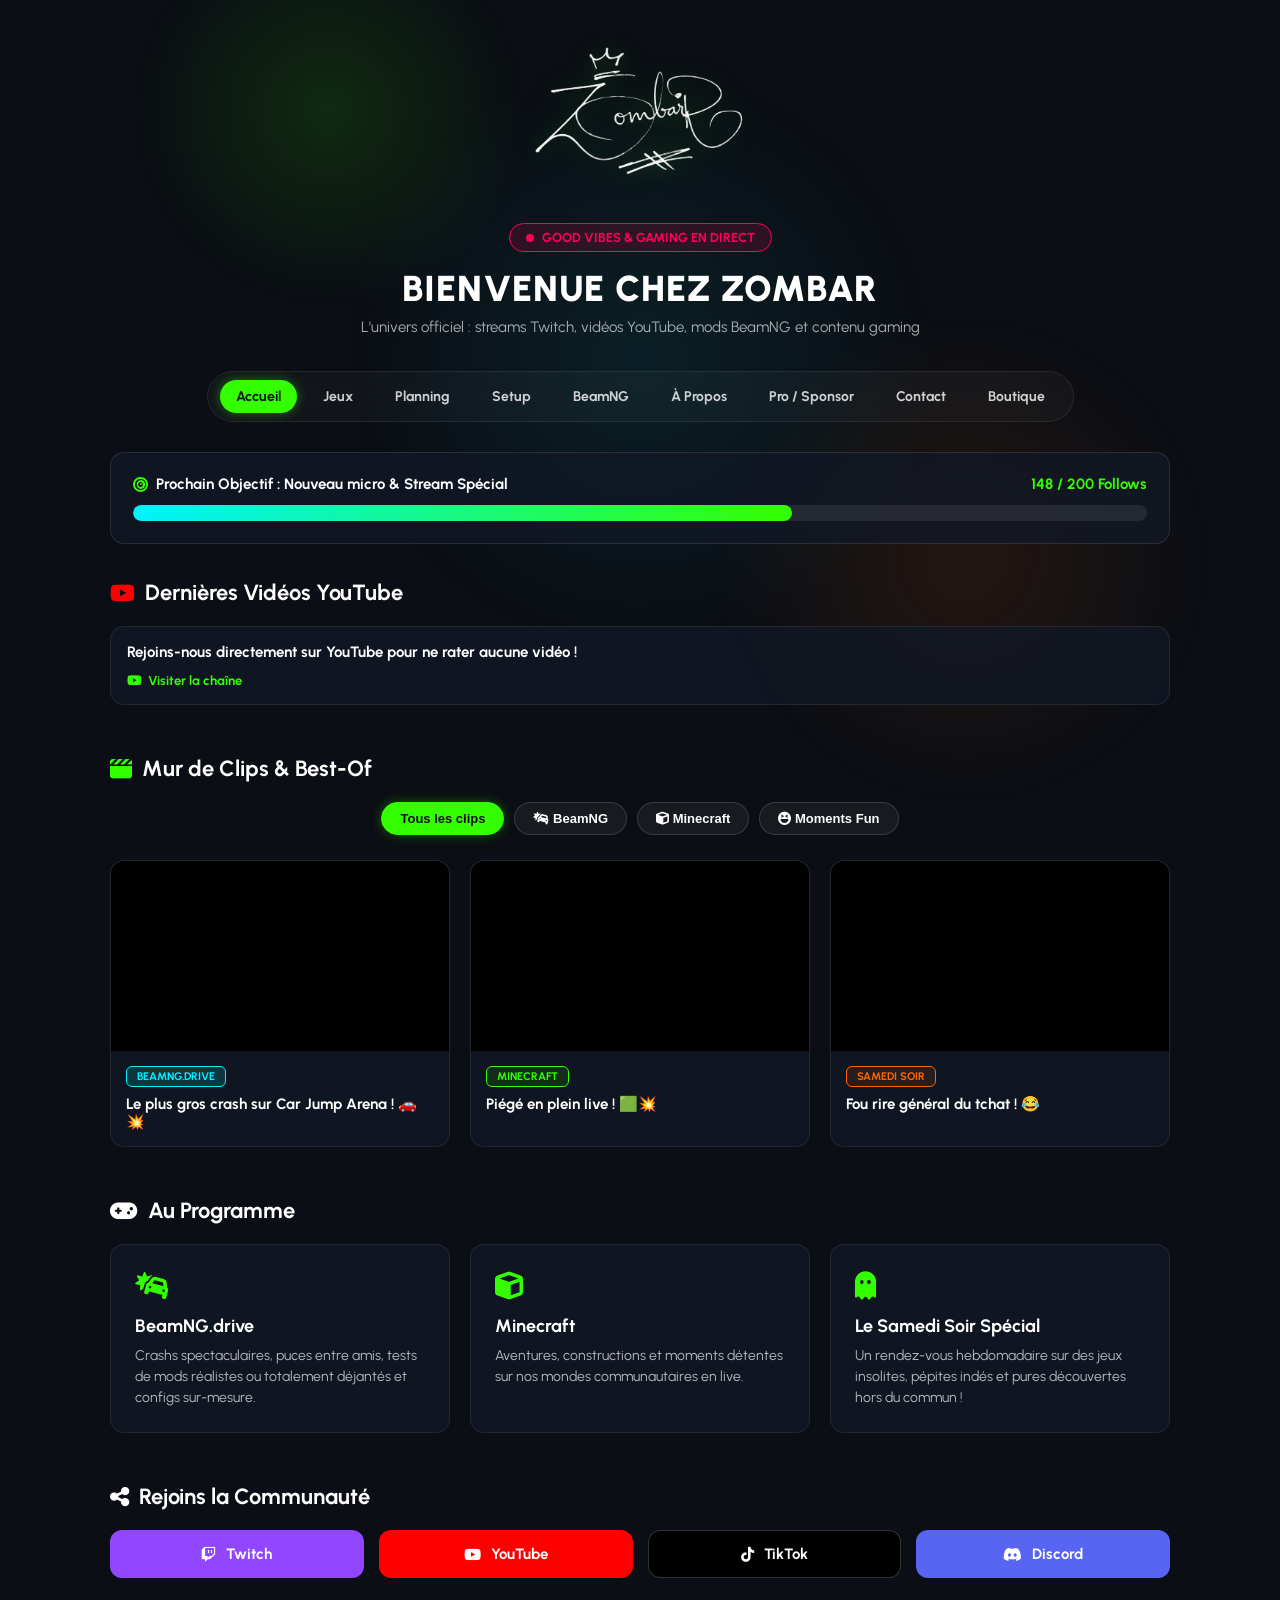
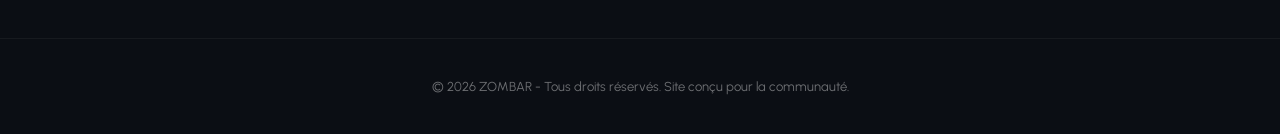
<file: index.html>
<!DOCTYPE html>
<html lang="fr">
<head>
    <meta charset="UTF-8">
    <meta name="viewport" content="width=device-width, initial-scale=1.0">
    <title>ZOMBAR - Site Officiel | Gaming, Streams & Mods</title>

    <link rel="icon" type="image/jpeg" href="logo.jpg?v=11">
    <link rel="apple-touch-icon" href="logo.jpg?v=11">
    <link rel="shortcut icon" href="logo.jpg?v=11">

    <link rel="preconnect" href="https://fonts.googleapis.com">
    <link rel="preconnect" href="https://fonts.gstatic.com" crossorigin>
    <link href="https://fonts.googleapis.com/css2?family=Permanent+Marker&family=Urbanist:wght@400;500;700;900&display=swap" rel="stylesheet">
    <link rel="stylesheet" href="https://cdnjs.cloudflare.com/ajax/libs/font-awesome/6.5.1/css/all.min.css">
    <link rel="stylesheet" href="style.css?v=11">
</head>
<body>

    <div class="glow-overlay">
        <div class="glow-green"></div>
        <div class="glow-orange"></div>
        <div class="glow-blue"></div>
    </div>

    <header class="site-header">
        <div class="signature-container">
            <a href="index.html"><img src="signature.png" alt="Signature Zombar" class="signature-img"></a>
        </div>
    </header>

    <main>
        <div class="hero-banner">
            <div class="live-badge">
                <span class="live-dot"></span> Good Vibes & Gaming en Direct
            </div>
            <h1 class="page-title">Bienvenue chez ZOMBAR</h1>
            <p class="page-description">L'univers officiel : streams Twitch, vidéos YouTube, mods BeamNG et contenu gaming</p>
        </div>

        <div class="navbar-container">
            <nav>
                <ul class="navbar">
                    <li class="nav-item"><a href="index.html" class="active-nav">Accueil</a></li>
                    <li class="nav-item"><a href="jeux.html">Jeux</a></li>
                    <li class="nav-item"><a href="planning.html">Planning</a></li>
                    <li class="nav-item"><a href="setup.html">Setup</a></li>
                    <li class="nav-item"><a href="beamng.html">BeamNG</a></li>
                    <li class="nav-item"><a href="a-propos.html">À Propos</a></li>
                    <li class="nav-item"><a href="mediakit.html">Pro / Sponsor</a></li>
                    <li class="nav-item"><a href="suggestions.html">Contact</a></li>
                    <li class="nav-item"><a href="boutique.html">Boutique</a></li>
                </ul>
            </nav>
        </div>

        <section class="section-container">
            <!-- BARRE D'OBJECTIF -->
            <div class="goal-box">
                <div class="goal-header">
                    <span class="goal-title">
                        <i class="fa-solid fa-bullseye" style="color: var(--zombar-green);"></i> 
                        Prochain Objectif : Nouveau micro & Stream Spécial
                    </span>
                    <span class="goal-count">148 / 200 Follows</span>
                </div>
                <div class="goal-bar-bg">
                    <div class="goal-bar-fill"></div>
                </div>
            </div>

            <!-- DERNIÈRES VIDÉOS YOUTUBE -->
            <h2 class="section-title"><i class="fa-brands fa-youtube" style="color: #ff0000;"></i> Dernières Vidéos YouTube</h2>
            <div id="yt-feed" class="yt-feed-grid">
                <p style="color: rgba(255,255,255,0.5); font-size: 14px;">Chargement des dernières vidéos…</p>
            </div>

            <!-- MUR DE CLIPS -->
            <h2 class="section-title" style="margin-top: 50px;"><i class="fa-solid fa-clapperboard" style="color: var(--zombar-green);"></i> Mur de Clips & Best-Of</h2>
            
            <div class="clips-filter-container">
                <button class="clip-filter-btn active" onclick="filterClips('all', this)">Tous les clips</button>
                <button class="clip-filter-btn" onclick="filterClips('beamng', this)"><i class="fa-solid fa-car-burst"></i> BeamNG</button>
                <button class="clip-filter-btn" onclick="filterClips('minecraft', this)"><i class="fa-solid fa-cube"></i> Minecraft</button>
                <button class="clip-filter-btn" onclick="filterClips('fun', this)"><i class="fa-solid fa-face-laugh-squint"></i> Moments Fun</button>
            </div>

            <div class="clips-grid">
                <div class="clip-card" data-category="beamng">
                    <div class="clip-media-wrapper">
                        <iframe src="https://www.youtube.com/embed/VIDEO_ID_1" title="Clip BeamNG Zombar" allowfullscreen></iframe>
                    </div>
                    <div class="clip-info">
                        <span class="clip-tag">BeamNG.drive</span>
                        <div class="clip-title">Le plus gros crash sur Car Jump Arena ! 🚗💥</div>
                    </div>
                </div>

                <div class="clip-card" data-category="minecraft">
                    <div class="clip-media-wrapper">
                        <iframe src="https://www.youtube.com/embed/VIDEO_ID_2" title="Clip Minecraft Zombar" allowfullscreen></iframe>
                    </div>
                    <div class="clip-info">
                        <span class="clip-tag" style="color: var(--zombar-green); border-color: var(--zombar-green); background: rgba(51,255,0,0.1);">Minecraft</span>
                        <div class="clip-title">Piégé en plein live ! 🟩💥</div>
                    </div>
                </div>

                <div class="clip-card" data-category="fun">
                    <div class="clip-media-wrapper">
                        <iframe src="https://www.youtube.com/embed/VIDEO_ID_3" title="Clip Fun Zombar" allowfullscreen></iframe>
                    </div>
                    <div class="clip-info">
                        <span class="clip-tag" style="color: var(--zombar-orange); border-color: var(--zombar-orange); background: rgba(255,102,0,0.1);">Samedi Soir</span>
                        <div class="clip-title">Fou rire général du tchat ! 😂</div>
                    </div>
                </div>
            </div>

            <!-- UNIVERSE GAMING -->
            <h2 class="section-title" style="margin-top: 50px;"><i class="fa-solid fa-gamepad"></i> Au Programme</h2>
            <div class="universe-grid">
                <div class="universe-card">
                    <div class="universe-icon"><i class="fa-solid fa-car-burst"></i></div>
                    <div class="universe-title">BeamNG.drive</div>
                    <p class="universe-desc">Crashs spectaculaires, puces entre amis, tests de mods réalistes ou totalement déjantés et configs sur-mesure.</p>
                </div>

                <div class="universe-card">
                    <div class="universe-icon"><i class="fa-solid fa-cube"></i></div>
                    <div class="universe-title">Minecraft</div>
                    <p class="universe-desc">Aventures, constructions et moments détentes sur nos mondes communautaires en live.</p>
                </div>

                <div class="universe-card">
                    <div class="universe-icon"><i class="fa-solid fa-ghost"></i></div>
                    <div class="universe-title">Le Samedi Soir Spécial</div>
                    <p class="universe-desc">Un rendez-vous hebdomadaire sur des jeux insolites, pépites indés et pures découvertes hors du commun !</p>
                </div>
            </div>

            <!-- RÉSEAUX SOCIAUX -->
            <h2 class="section-title" style="margin-top: 50px;"><i class="fa-solid fa-share-nodes"></i> Rejoins la Communauté</h2>
            <div class="social-links-grid">
                <a href="https://twitch.tv" target="_blank" class="social-btn social-twitch"><i class="fa-brands fa-twitch"></i> Twitch</a>
                <a href="https://youtube.com" target="_blank" class="social-btn social-youtube"><i class="fa-brands fa-youtube"></i> YouTube</a>
                <a href="https://tiktok.com" target="_blank" class="social-btn social-tiktok"><i class="fa-brands fa-tiktok"></i> TikTok</a>
                <a href="https://discord.com" target="_blank" class="social-btn social-discord"><i class="fa-brands fa-discord"></i> Discord</a>
            </div>
        </section>
    </main>

    <footer style="text-align: center; padding: 40px 20px; color: rgba(255,255,255,0.4); font-size: 13px; border-top: 1px solid rgba(255,255,255,0.05); margin-top: 60px;">
        <p>&copy; 2026 ZOMBAR - Tous droits réservés. Site conçu pour la communauté.</p>
    </footer>

    <script src="script.js?v=11"></script>
</body>
</html>
</file>
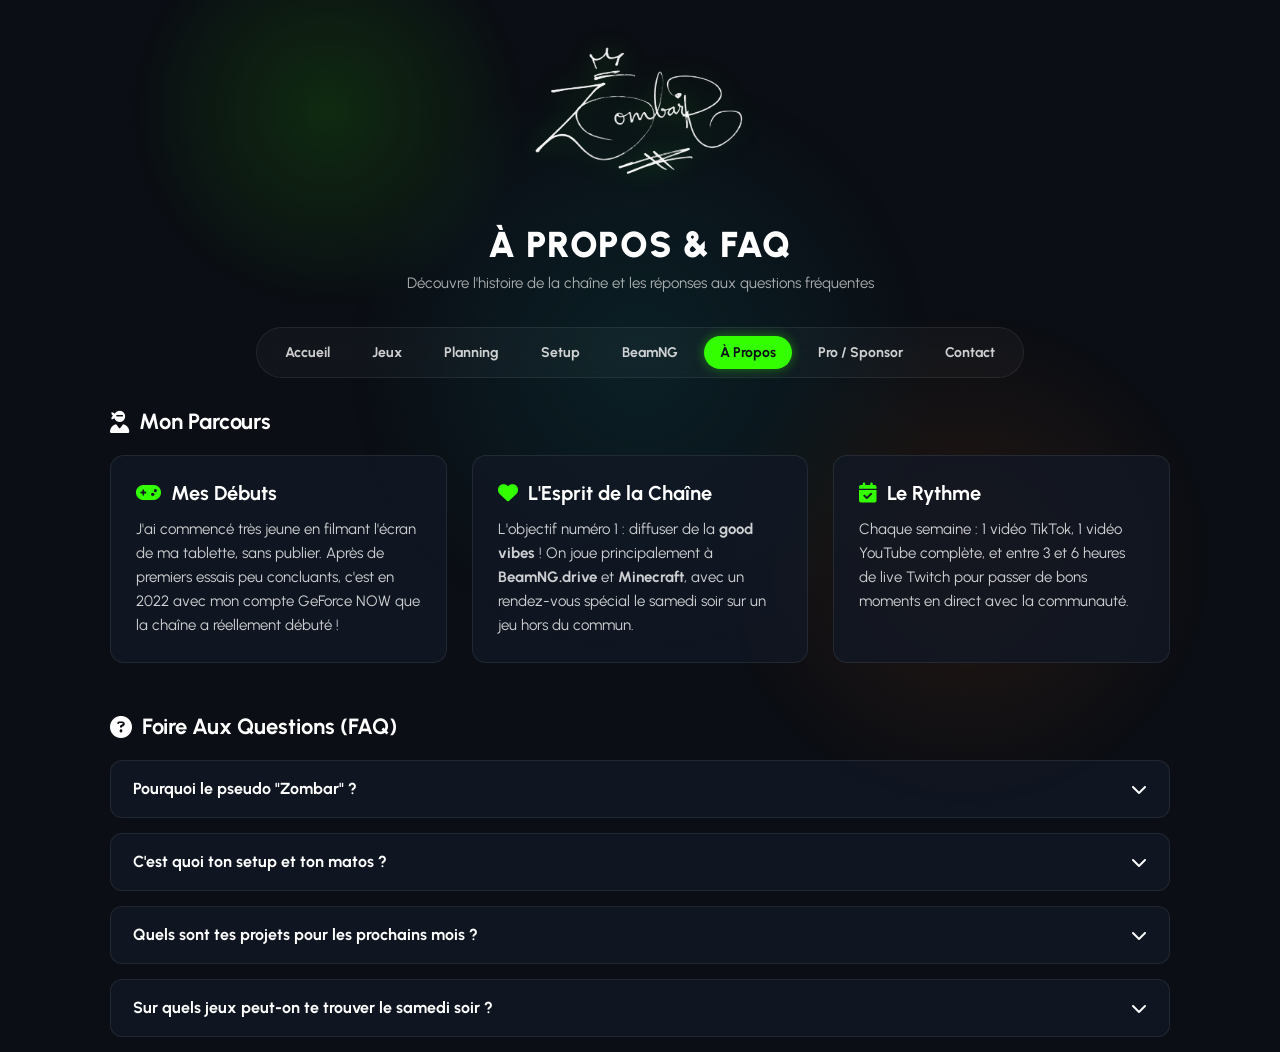
<file: a-propos.html>
<!DOCTYPE html>
<html lang="fr">
<head>
    <meta charset="UTF-8">
    <meta name="viewport" content="width=device-width, initial-scale=1.0">
    <title>À Propos & FAQ - ZOMBAR</title>

    <link rel="icon" type="image/jpeg" href="logo.jpg?v=11">
    <link rel="apple-touch-icon" href="logo.jpg?v=11">
    <link rel="shortcut icon" href="logo.jpg?v=11">

    <link rel="preconnect" href="https://fonts.googleapis.com">
    <link rel="preconnect" href="https://fonts.gstatic.com" crossorigin>
    <link href="https://fonts.googleapis.com/css2?family=Permanent+Marker&family=Urbanist:wght@400;500;700&display=swap" rel="stylesheet">
    <link rel="stylesheet" href="https://cdnjs.cloudflare.com/ajax/libs/font-awesome/6.5.1/css/all.min.css">
    <link rel="stylesheet" href="style.css?v=11">

    <style>
        .about-grid {
            display: grid;
            grid-template-columns: repeat(auto-fit, minmax(300px, 1fr));
            gap: 25px;
            margin-bottom: 40px;
        }

        .about-card {
            background: var(--card-bg);
            border: 1px solid rgba(255, 255, 255, 0.08);
            border-radius: 14px;
            padding: 25px;
        }

        .about-card h3 {
            font-size: 20px;
            color: #fff;
            margin-bottom: 12px;
            display: flex;
            align-items: center;
            gap: 10px;
        }

        .about-card h3 i {
            color: var(--zombar-green);
        }

        .about-card p {
            color: rgba(255, 255, 255, 0.8);
            line-height: 1.6;
            font-size: 15px;
        }

        .faq-item {
            background: var(--card-bg);
            border: 1px solid rgba(255, 255, 255, 0.08);
            border-radius: 12px;
            margin-bottom: 15px;
            overflow: hidden;
        }

        .faq-question {
            padding: 18px 22px;
            width: 100%;
            background: none;
            border: none;
            color: #fff;
            font-size: 16px;
            font-weight: 700;
            font-family: var(--font-primary);
            text-align: left;
            cursor: pointer;
            display: flex;
            justify-content: space-between;
            align-items: center;
            transition: background 0.2s ease;
        }

        .faq-question:hover {
            background: rgba(255, 255, 255, 0.03);
        }

        .faq-answer {
            max-height: 0;
            overflow: hidden;
            transition: max-height 0.3s ease, padding 0.3s ease;
            padding: 0 22px;
            color: rgba(255, 255, 255, 0.75);
            line-height: 1.5;
            font-size: 14px;
            border-top: 1px solid transparent;
        }

        .faq-item.active .faq-answer {
            max-height: 200px;
            padding: 0 22px 18px 22px;
            border-top-color: rgba(255, 255, 255, 0.05);
        }

        .faq-item.active .faq-question i {
            transform: rotate(180deg);
            color: var(--zombar-green);
        }

        .faq-question i {
            transition: transform 0.3s ease;
        }
    </style>
</head>
<body>

    <div class="glow-overlay">
        <div class="glow-green"></div>
        <div class="glow-orange"></div>
        <div class="glow-blue"></div>
    </div>

    <header class="site-header">
        <div class="signature-container">
            <a href="index.html"><img src="signature.png" alt="Signature Zombar" class="signature-img"></a>
        </div>
    </header>

    <main>
        <div class="page-header">
            <h1 class="page-title">À Propos & FAQ</h1>
            <p class="page-description">Découvre l'histoire de la chaîne et les réponses aux questions fréquentes</p>
        </div>

        <div class="navbar-container">
            <nav>
                <ul class="navbar">
                    <li class="nav-item"><a href="index.html">Accueil</a></li>
                    <li class="nav-item"><a href="jeux.html">Jeux</a></li>
                    <li class="nav-item"><a href="planning.html">Planning</a></li>
                    <li class="nav-item"><a href="setup.html">Setup</a></li>
                    <li class="nav-item"><a href="beamng.html">BeamNG</a></li>
                    <li class="nav-item"><a href="a-propos.html" class="active-nav">À Propos</a></li>
                    <li class="nav-item"><a href="mediakit.html">Pro / Sponsor</a></li>
                    <li class="nav-item"><a href="suggestions.html">Contact</a></li>
                </ul>
            </nav>
        </div>

        <section class="section-container">
            <h2 class="section-title"><i class="fa-solid fa-user-ninja"></i> Mon Parcours</h2>
            <div class="about-grid">
                <div class="about-card">
                    <h3><i class="fa-solid fa-gamepad"></i> Mes Débuts</h3>
                    <p>J'ai commencé très jeune en filmant l'écran de ma tablette, sans publier. Après de premiers essais peu concluants, c'est en 2022 avec mon compte GeForce NOW que la chaîne a réellement débuté !</p>
                </div>

                <div class="about-card">
                    <h3><i class="fa-solid fa-heart"></i> L'Esprit de la Chaîne</h3>
                    <p>L'objectif numéro 1 : diffuser de la <strong>good vibes</strong> ! On joue principalement à <strong>BeamNG.drive</strong> et <strong>Minecraft</strong>, avec un rendez-vous spécial le samedi soir sur un jeu hors du commun.</p>
                </div>

                <div class="about-card">
                    <h3><i class="fa-solid fa-calendar-check"></i> Le Rythme</h3>
                    <p>Chaque semaine : 1 vidéo TikTok, 1 vidéo YouTube complète, et entre 3 et 6 heures de live Twitch pour passer de bons moments en direct avec la communauté.</p>
                </div>
            </div>

            <h2 class="section-title" style="margin-top: 50px;"><i class="fa-solid fa-circle-question"></i> Foire Aux Questions (FAQ)</h2>

            <div class="faq-item">
                <button class="faq-question" onclick="toggleFaq(this)">
                    Pourquoi le pseudo "Zombar" ?
                    <i class="fa-solid fa-chevron-down"></i>
                </button>
                <div class="faq-answer">
                    Bonne question ! Pour être tout à fait honnête, il n'y a pas d'histoire secrète derrière : je trouvais juste que ça rendait super bien !
                </div>
            </div>

            <div class="faq-item">
                <button class="faq-question" onclick="toggleFaq(this)">
                    C'est quoi ton setup et ton matos ?
                    <i class="fa-solid fa-chevron-down"></i>
                </button>
                <div class="faq-answer">
                    Pour connaître tout mon équipement (PC, composants, volant, périphériques), tu peux directement consulter la <a href="setup.html" style="color: var(--zombar-green); text-decoration: underline;">page Setup dédiée</a> !
                </div>
            </div>

            <div class="faq-item">
                <button class="faq-question" onclick="toggleFaq(this)">
                    Quels sont tes projets pour les prochains mois ?
                    <i class="fa-solid fa-chevron-down"></i>
                </button>
                <div class="faq-answer">
                    Devenir toujours plus fort dans mon contenu, m'améliorer sur les jeux qu'on ponce en live, et être toujours plus proche de ma communauté !
                </div>
            </div>

            <div class="faq-item">
                <button class="faq-question" onclick="toggleFaq(this)">
                    Sur quels jeux peut-on te trouver le samedi soir ?
                    <i class="fa-solid fa-chevron-down"></i>
                </button>
                <div class="faq-answer">
                    Le samedi soir est réservé aux jeux un peu "hors du commun" : des jeux indés, du multi insolite, ou des découvertes pépites choisies avec la communauté.
                </div>
            </div>
        </section>
    </main>

    <script>
        function toggleFaq(button) {
            const item = button.parentElement;
            item.classList.toggle('active');
        }
    </script>
    <script src="script.js?v=11"></script>
</body>
</html>
</file>
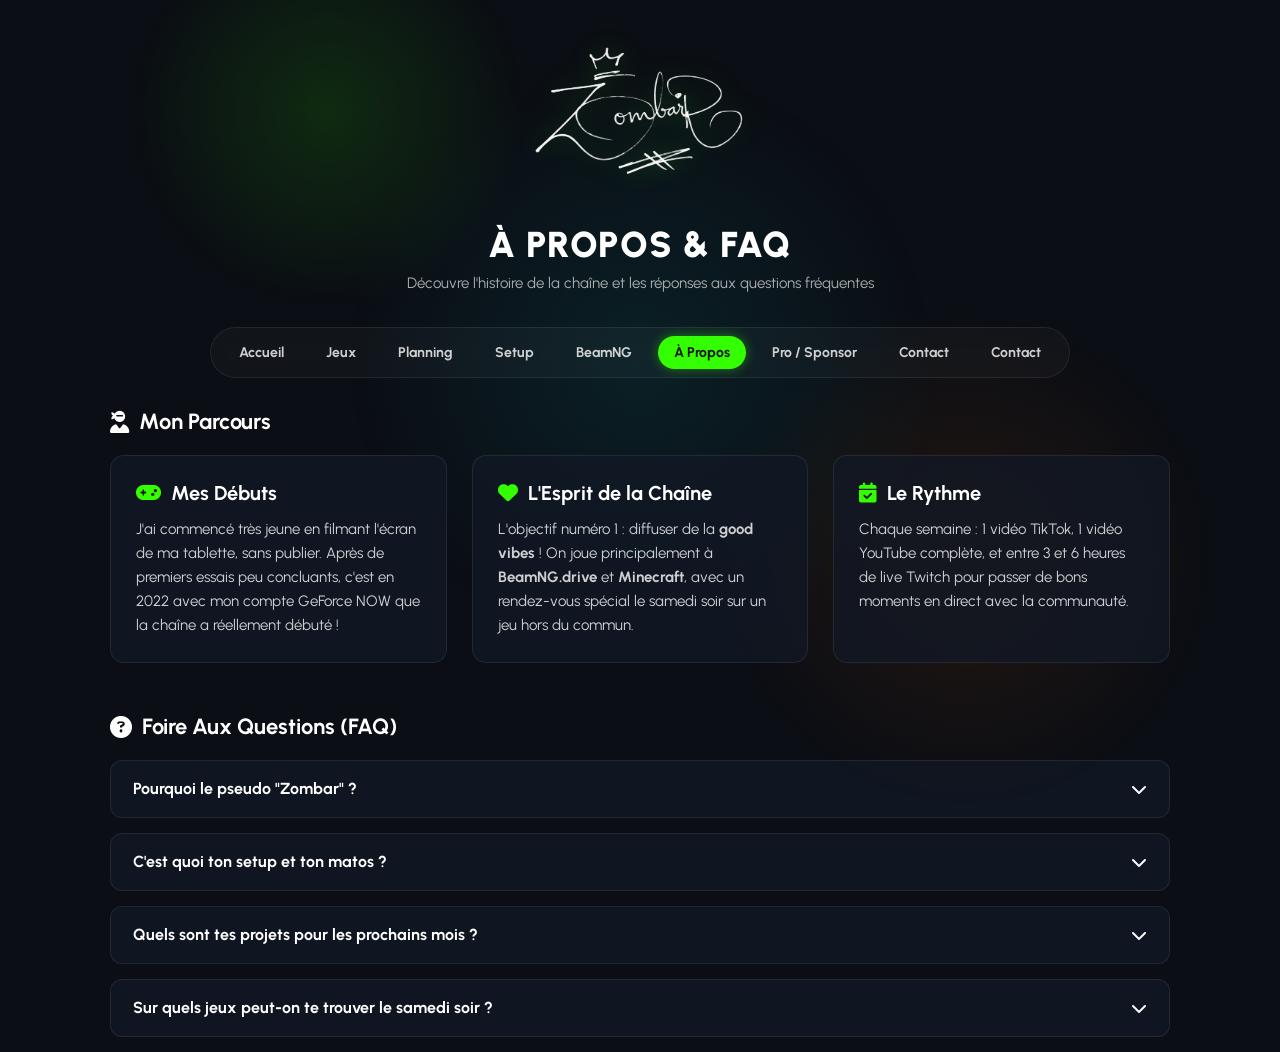
<file: a_propos.html>
<!DOCTYPE html>
<html lang="fr">
<head>
    <meta charset="UTF-8">
    <meta name="viewport" content="width=device-width, initial-scale=1.0">
    <title>À Propos & FAQ - ZOMBAR</title>

    <link rel="icon" type="image/jpeg" href="logo.jpg?v=11">
    <link rel="apple-touch-icon" href="logo.jpg?v=11">
    <link rel="shortcut icon" href="logo.jpg?v=11">

    <link rel="preconnect" href="https://fonts.googleapis.com">
    <link rel="preconnect" href="https://fonts.gstatic.com" crossorigin>
    <link href="https://fonts.googleapis.com/css2?family=Permanent+Marker&family=Urbanist:wght@400;500;700&display=swap" rel="stylesheet">
    <link rel="stylesheet" href="https://cdnjs.cloudflare.com/ajax/libs/font-awesome/6.5.1/css/all.min.css">
    <link rel="stylesheet" href="style.css?v=11">

    <style>
        .about-grid {
            display: grid;
            grid-template-columns: repeat(auto-fit, minmax(300px, 1fr));
            gap: 25px;
            margin-bottom: 40px;
        }

        .about-card {
            background: var(--card-bg);
            border: 1px solid rgba(255, 255, 255, 0.08);
            border-radius: 14px;
            padding: 25px;
        }

        .about-card h3 {
            font-size: 20px;
            color: #fff;
            margin-bottom: 12px;
            display: flex;
            align-items: center;
            gap: 10px;
        }

        .about-card h3 i {
            color: var(--zombar-green);
        }

        .about-card p {
            color: rgba(255, 255, 255, 0.8);
            line-height: 1.6;
            font-size: 15px;
        }

        .faq-item {
            background: var(--card-bg);
            border: 1px solid rgba(255, 255, 255, 0.08);
            border-radius: 12px;
            margin-bottom: 15px;
            overflow: hidden;
        }

        .faq-question {
            padding: 18px 22px;
            width: 100%;
            background: none;
            border: none;
            color: #fff;
            font-size: 16px;
            font-weight: 700;
            font-family: var(--font-primary);
            text-align: left;
            cursor: pointer;
            display: flex;
            justify-content: space-between;
            align-items: center;
            transition: background 0.2s ease;
        }

        .faq-question:hover {
            background: rgba(255, 255, 255, 0.03);
        }

        .faq-answer {
            max-height: 0;
            overflow: hidden;
            transition: max-height 0.3s ease, padding 0.3s ease;
            padding: 0 22px;
            color: rgba(255, 255, 255, 0.75);
            line-height: 1.5;
            font-size: 14px;
            border-top: 1px solid transparent;
        }

        .faq-item.active .faq-answer {
            max-height: 200px;
            padding: 0 22px 18px 22px;
            border-top-color: rgba(255, 255, 255, 0.05);
        }

        .faq-item.active .faq-question i {
            transform: rotate(180deg);
            color: var(--zombar-green);
        }

        .faq-question i {
            transition: transform 0.3s ease;
        }
    </style>
</head>
<body>

    <div class="glow-overlay">
        <div class="glow-green"></div>
        <div class="glow-orange"></div>
        <div class="glow-blue"></div>
    </div>

    <header class="site-header">
        <div class="signature-container">
            <a href="index.html"><img src="signature.png" alt="Signature Zombar" class="signature-img"></a>
        </div>
    </header>

    <main>
        <div class="page-header">
            <h1 class="page-title">À Propos & FAQ</h1>
            <p class="page-description">Découvre l'histoire de la chaîne et les réponses aux questions fréquentes</p>
        </div>

        <div class="navbar-container">
            <nav>
                <ul class="navbar">
                    <li class="nav-item"><a href="index.html">Accueil</a></li>
                    <li class="nav-item"><a href="jeux.html">Jeux</a></li>
                    <li class="nav-item"><a href="planning.html">Planning</a></li>
                    <li class="nav-item"><a href="setup.html">Setup</a></li>
                    <li class="nav-item"><a href="beamng.html">BeamNG</a></li>
                    <li class="nav-item"><a href="a-propos.html" class="active-nav">À Propos</a></li>
                    <li class="nav-item"><a href="mediakit.html">Pro / Sponsor</a></li>
                    <li class="nav-item"><a href="suggestions.html">Contact</a></li>
                    <li class="nav-item"><a href="boutique.html">Contact</a></li>
                </ul>
            </nav>
        </div>

        <section class="section-container">
            <h2 class="section-title"><i class="fa-solid fa-user-ninja"></i> Mon Parcours</h2>
            <div class="about-grid">
                <div class="about-card">
                    <h3><i class="fa-solid fa-gamepad"></i> Mes Débuts</h3>
                    <p>J'ai commencé très jeune en filmant l'écran de ma tablette, sans publier. Après de premiers essais peu concluants, c'est en 2022 avec mon compte GeForce NOW que la chaîne a réellement débuté !</p>
                </div>

                <div class="about-card">
                    <h3><i class="fa-solid fa-heart"></i> L'Esprit de la Chaîne</h3>
                    <p>L'objectif numéro 1 : diffuser de la <strong>good vibes</strong> ! On joue principalement à <strong>BeamNG.drive</strong> et <strong>Minecraft</strong>, avec un rendez-vous spécial le samedi soir sur un jeu hors du commun.</p>
                </div>

                <div class="about-card">
                    <h3><i class="fa-solid fa-calendar-check"></i> Le Rythme</h3>
                    <p>Chaque semaine : 1 vidéo TikTok, 1 vidéo YouTube complète, et entre 3 et 6 heures de live Twitch pour passer de bons moments en direct avec la communauté.</p>
                </div>
            </div>

            <h2 class="section-title" style="margin-top: 50px;"><i class="fa-solid fa-circle-question"></i> Foire Aux Questions (FAQ)</h2>

            <div class="faq-item">
                <button class="faq-question" onclick="toggleFaq(this)">
                    Pourquoi le pseudo "Zombar" ?
                    <i class="fa-solid fa-chevron-down"></i>
                </button>
                <div class="faq-answer">
                    Bonne question ! Pour être tout à fait honnête, il n'y a pas d'histoire secrète derrière : je trouvais juste que ça rendait super bien !
                </div>
            </div>

            <div class="faq-item">
                <button class="faq-question" onclick="toggleFaq(this)">
                    C'est quoi ton setup et ton matos ?
                    <i class="fa-solid fa-chevron-down"></i>
                </button>
                <div class="faq-answer">
                    Pour connaître tout mon équipement (PC, composants, volant, périphériques), tu peux directement consulter la <a href="setup.html" style="color: var(--zombar-green); text-decoration: underline;">page Setup dédiée</a> !
                </div>
            </div>

            <div class="faq-item">
                <button class="faq-question" onclick="toggleFaq(this)">
                    Quels sont tes projets pour les prochains mois ?
                    <i class="fa-solid fa-chevron-down"></i>
                </button>
                <div class="faq-answer">
                    Devenir toujours plus fort dans mon contenu, m'améliorer sur les jeux qu'on ponce en live, et être toujours plus proche de ma communauté !
                </div>
            </div>

            <div class="faq-item">
                <button class="faq-question" onclick="toggleFaq(this)">
                    Sur quels jeux peut-on te trouver le samedi soir ?
                    <i class="fa-solid fa-chevron-down"></i>
                </button>
                <div class="faq-answer">
                    Le samedi soir est réservé aux jeux un peu "hors du commun" : des jeux indés, du multi insolite, ou des découvertes pépites choisies avec la communauté.
                </div>
            </div>
        </section>
    </main>

    <script>
        function toggleFaq(button) {
            const item = button.parentElement;
            item.classList.toggle('active');
        }
    </script>
    <script src="script.js?v=11"></script>
</body>
</html>
</file>
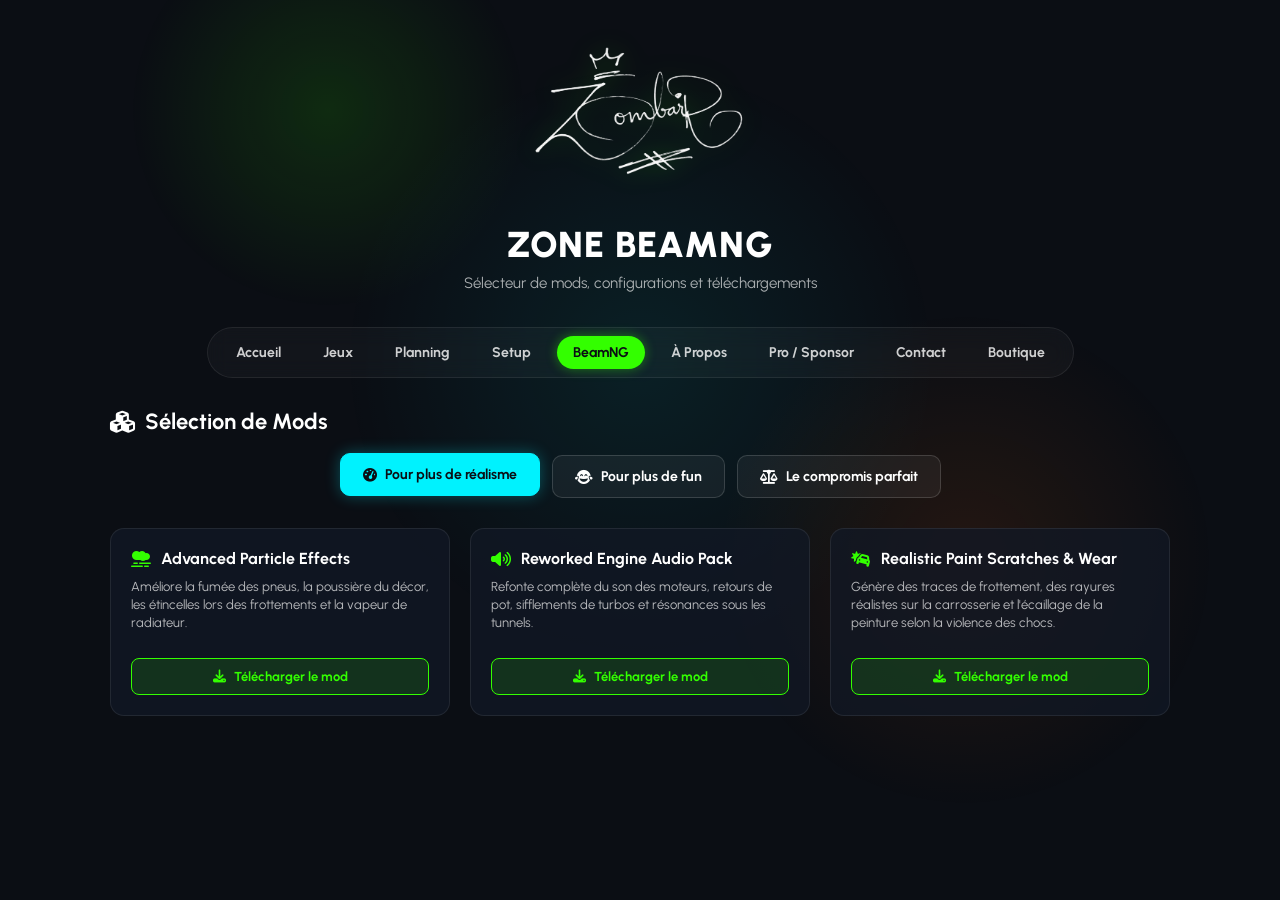
<file: beamng.html>
<!DOCTYPE html>
<html lang="fr">
<head>
    <meta charset="UTF-8">
    <meta name="viewport" content="width=device-width, initial-scale=1.0">
    <title>BeamNG - ZOMBAR</title>

    <link rel="icon" type="image/jpeg" href="logo.jpg?v=11">
    <link rel="apple-touch-icon" href="logo.jpg?v=11">
    <link rel="shortcut icon" href="logo.jpg?v=11">

    <link rel="preconnect" href="https://fonts.googleapis.com">
    <link rel="preconnect" href="https://fonts.gstatic.com" crossorigin>
    <link href="https://fonts.googleapis.com/css2?family=Permanent+Marker&family=Urbanist:wght@400;500;700&display=swap" rel="stylesheet">
    <link rel="stylesheet" href="https://cdnjs.cloudflare.com/ajax/libs/font-awesome/6.5.1/css/all.min.css">
    <link rel="stylesheet" href="style.css?v=11">

    <style>
        .mods-category-selector {
            display: flex;
            gap: 12px;
            flex-wrap: wrap;
            margin-bottom: 30px;
            justify-content: center;
        }

        .cat-btn {
            background: rgba(255, 255, 255, 0.05);
            border: 1px solid rgba(255, 255, 255, 0.15);
            color: #fff;
            padding: 12px 22px;
            border-radius: 10px;
            font-family: var(--font-primary);
            font-weight: 700;
            font-size: 14px;
            cursor: pointer;
            transition: all 0.25s ease;
            display: flex;
            align-items: center;
            gap: 8px;
        }

        .cat-btn:hover, .cat-btn.active {
            background: var(--steam-blue);
            color: var(--dark-bg);
            border-color: var(--steam-blue);
            transform: translateY(-2px);
            box-shadow: 0 0 15px rgba(0, 242, 254, 0.3);
        }

        .mod-panel {
            display: none;
            grid-template-columns: repeat(auto-fit, minmax(280px, 1fr));
            gap: 20px;
        }

        .mod-panel.active-panel {
            display: grid;
        }

        .mod-card {
            background: var(--card-bg);
            border: 1px solid rgba(255, 255, 255, 0.08);
            border-radius: 14px;
            padding: 20px;
            display: flex;
            flex-direction: column;
            justify-content: space-between;
            gap: 15px;
            transition: transform 0.2s ease, border-color 0.2s ease;
        }

        .mod-card:hover {
            transform: translateY(-3px);
            border-color: rgba(255, 255, 255, 0.25);
        }

        .mod-header {
            display: flex;
            align-items: center;
            gap: 10px;
        }

        .mod-title {
            font-size: 16px;
            font-weight: 700;
            color: #fff;
        }

        .mod-desc {
            font-size: 13px;
            color: rgba(255, 255, 255, 0.7);
            line-height: 1.4;
        }

        .btn-download-mod {
            display: inline-flex;
            align-items: center;
            justify-content: center;
            gap: 8px;
            background: rgba(51, 255, 0, 0.12);
            color: var(--zombar-green);
            border: 1px solid var(--zombar-green);
            padding: 10px 16px;
            border-radius: 8px;
            text-decoration: none;
            font-weight: 700;
            font-size: 13px;
            transition: all 0.25s ease;
            margin-top: 10px;
        }

        .btn-download-mod:hover {
            background: var(--zombar-green);
            color: var(--dark-bg);
            box-shadow: 0 0 12px rgba(51, 255, 0, 0.4);
        }
    </style>
</head>
<body>

    <div class="glow-overlay">
        <div class="glow-green"></div>
        <div class="glow-orange"></div>
        <div class="glow-blue"></div>
    </div>

    <header class="site-header">
        <div class="signature-container">
            <a href="index.html"><img src="signature.png" alt="Signature Zombar" class="signature-img"></a>
        </div>
    </header>

    <main>
        <div class="page-header">
            <h1 class="page-title">Zone BeamNG</h1>
            <p class="page-description">Sélecteur de mods, configurations et téléchargements</p>
        </div>

        <div class="navbar-container">
            <nav>
                <ul class="navbar">
                    <li class="nav-item"><a href="index.html">Accueil</a></li>
                    <li class="nav-item"><a href="jeux.html">Jeux</a></li>
                    <li class="nav-item"><a href="planning.html">Planning</a></li>
                    <li class="nav-item"><a href="setup.html">Setup</a></li>
                    <li class="nav-item"><a href="beamng.html" class="active-nav">BeamNG</a></li>
                    <li class="nav-item"><a href="a-propos.html">À Propos</a></li>
                    <li class="nav-item"><a href="mediakit.html">Pro / Sponsor</a></li>
                    <li class="nav-item"><a href="suggestions.html">Contact</a></li>
                    <li class="nav-item"><a href="boutique.html">Boutique</a></li>
                </ul>
            </nav>
        </div>

        <section class="section-container">
            <h2 class="section-title"><i class="fa-solid fa-cubes"></i> Sélection de Mods</h2>

            <div class="mods-category-selector">
                <button class="cat-btn active" onclick="switchCategory('realisme', this)">
                    <i class="fa-solid fa-gauge-high"></i> Pour plus de réalisme
                </button>
                <button class="cat-btn" onclick="switchCategory('fun', this)">
                    <i class="fa-solid fa-face-grin-tears"></i> Pour plus de fun
                </button>
                <button class="cat-btn" onclick="switchCategory('compromis', this)">
                    <i class="fa-solid fa-scale-balanced"></i> Le compromis parfait
                </button>
            </div>

            <!-- Catégorie 1 : Réalisme -->
            <div id="panel-realisme" class="mod-panel active-panel">
                <div class="mod-card">
                    <div>
                        <div class="mod-header">
                            <i class="fa-solid fa-smog card-icon"></i>
                            <div class="mod-title">Advanced Particle Effects</div>
                        </div>
                        <p class="mod-desc" style="margin-top: 10px;">Améliore la fumée des pneus, la poussière du décor, les étincelles lors des frottements et la vapeur de radiateur.</p>
                    </div>
                    <a href="https://www.beamng.com/resources/" target="_blank" class="btn-download-mod">
                        <i class="fa-solid fa-download"></i> Télécharger le mod
                    </a>
                </div>

                <div class="mod-card">
                    <div>
                        <div class="mod-header">
                            <i class="fa-solid fa-volume-high card-icon"></i>
                            <div class="mod-title">Reworked Engine Audio Pack</div>
                        </div>
                        <p class="mod-desc" style="margin-top: 10px;">Refonte complète du son des moteurs, retours de pot, sifflements de turbos et résonances sous les tunnels.</p>
                    </div>
                    <a href="https://www.beamng.com/resources/" target="_blank" class="btn-download-mod">
                        <i class="fa-solid fa-download"></i> Télécharger le mod
                    </a>
                </div>

                <div class="mod-card">
                    <div>
                        <div class="mod-header">
                            <i class="fa-solid fa-car-burst card-icon"></i>
                            <div class="mod-title">Realistic Paint Scratches & Wear</div>
                        </div>
                        <p class="mod-desc" style="margin-top: 10px;">Génère des traces de frottement, des rayures réalistes sur la carrosserie et l'écaillage de la peinture selon la violence des chocs.</p>
                    </div>
                    <a href="https://www.beamng.com/resources/" target="_blank" class="btn-download-mod">
                        <i class="fa-solid fa-download"></i> Télécharger le mod
                    </a>
                </div>
            </div>

            <!-- Catégorie 2 : Fun -->
            <div id="panel-fun" class="mod-panel">
                <div class="mod-card">
                    <div>
                        <div class="mod-header">
                            <i class="fa-solid fa-volcano card-icon"></i>
                            <div class="mod-title">Car Jump Arena</div>
                        </div>
                        <p class="mod-desc" style="margin-top: 10px;">La carte légendaire pour faire des sauts démesurés, passer dans des broyeurs et tester la résistance des véhicules.</p>
                    </div>
                    <a href="https://www.beamng.com/resources/car-jump-arena-2023.28014/" target="_blank" class="btn-download-mod">
                        <i class="fa-solid fa-download"></i> Télécharger le mod
                    </a>
                </div>

                <div class="mod-card">
                    <div>
                        <div class="mod-header">
                            <i class="fa-solid fa-person-burst card-icon"></i>
                            <div class="mod-title">Driver & Passengers Ragdolls</div>
                        </div>
                        <p class="mod-desc" style="margin-top: 10px;">Ajoute des mannequins articulés avec physique réaliste (ragdoll) à l'intérieur des véhicules pour des crashs spectaculaires.</p>
                    </div>
                    <a href="https://www.beamng.com/resources/driver-passengers-ragdolls.25828/" target="_blank" class="btn-download-mod">
                        <i class="fa-solid fa-download"></i> Télécharger le mod
                    </a>
                </div>

                <div class="mod-card">
                    <div>
                        <div class="mod-header">
                            <i class="fa-solid fa-rocket card-icon"></i>
                            <div class="mod-title">JATO Thrusters & Ram Plow</div>
                        </div>
                        <p class="mod-desc" style="margin-top: 10px;">Équipe tes véhicules de réacteurs de fusée surpuissants et de lames de déneigement pour pulvériser le trafic en un choc.</p>
                    </div>
                    <a href="https://www.beamng.com/resources/" target="_blank" class="btn-download-mod">
                        <i class="fa-solid fa-download"></i> Télécharger le mod
                    </a>
                </div>
            </div>

            <!-- Catégorie 3 : Compromis Parfait -->
            <div id="panel-compromis" class="mod-panel">
                <div class="mod-card">
                    <div>
                        <div class="mod-header">
                            <i class="fa-solid fa-users card-icon"></i>
                            <div class="mod-title">BeamMP - Multijoueur</div>
                        </div>
                        <p class="mod-desc" style="margin-top: 10px;">Le client officiel pour jouer en ligne avec d'autres joueurs sur des serveurs. Idéal pour des balades, puces et crashs entre amis.</p>
                    </div>
                    <a href="https://beammp.com/" target="_blank" class="btn-download-mod">
                        <i class="fa-solid fa-download"></i> Télécharger le mod
                    </a>
                </div>

                <div class="mod-card">
                    <div>
                        <div class="mod-header">
                            <i class="fa-solid fa-map-location-dot card-icon"></i>
                            <div class="mod-title">River Highway Map</div>
                        </div>
                        <p class="mod-desc" style="margin-top: 10px;">Une immense carte immersive mêlant longues autoroutes, zones urbaines et routes de campagne. Parfait pour tester tout type de conduite.</p>
                    </div>
                    <a href="https://www.beamng.com/resources/river-highway.18664/" target="_blank" class="btn-download-mod">
                        <i class="fa-solid fa-download"></i> Télécharger le mod
                    </a>
                </div>

                <div class="mod-card">
                    <div>
                        <div class="mod-header">
                            <i class="fa-solid fa-car card-icon"></i>
                            <div class="mod-title">KLJP JDM Vehicle Expansion</div>
                        </div>
                        <p class="mod-desc" style="margin-top: 10px;">Ajoute de nombreuses variantes japonaises (JDM), kits carrosserie et déclinaisons ultra-détaillées pour plusieurs voitures du jeu.</p>
                    </div>
                    <a href="https://www.beamng.com/resources/kljp.22400/" target="_blank" class="btn-download-mod">
                        <i class="fa-solid fa-download"></i> Télécharger le mod
                    </a>
                </div>

                <div class="mod-card">
                    <div>
                        <div class="mod-header">
                            <i class="fa-solid fa-wrench card-icon"></i>
                            <div class="mod-title">Agent Y's Engine & Drivetrain Customizer</div>
                        </div>
                        <p class="mod-desc" style="margin-top: 10px;">Permet d'ajuster précisément la puissance, le rupteur, les turbos et la transmission de n'importe quel véhicule sans dénaturer la conduite.</p>
                    </div>
                    <a href="https://www.beamng.com/resources/agent-ys-value-customizer.23000/" target="_blank" class="btn-download-mod">
                        <i class="fa-solid fa-download"></i> Télécharger le mod
                    </a>
                </div>

                <div class="mod-card">
                    <div>
                        <div class="mod-header">
                            <i class="fa-solid fa-gauge-simple-high card-icon"></i>
                            <div class="mod-title">CJD Special Vehicles Pack</div>
                        </div>
                        <p class="mod-desc" style="margin-top: 10px;">Une panoplie d'options de personnalisation moteur, suspensions et configurations orientées course tout en restant crédible.</p>
                    </div>
                    <a href="https://www.beamng.com/resources/cjd-special-vehicles.1140/" target="_blank" class="btn-download-mod">
                        <i class="fa-solid fa-download"></i> Télécharger le mod
                    </a>
                </div>

                <div class="mod-card">
                    <div>
                        <div class="mod-header">
                            <i class="fa-solid fa-traffic-light card-icon"></i>
                            <div class="mod-title">Enhanced AI & Smart Traffic</div>
                        </div>
                        <p class="mod-desc" style="margin-top: 10px;">Améliore le comportement des véhicules autonomes pour rendre le trafic routier plus fluide et dynamique lors des poursuites.</p>
                    </div>
                    <a href="https://www.beamng.com/resources/" target="_blank" class="btn-download-mod">
                        <i class="fa-solid fa-download"></i> Télécharger le mod
                    </a>
                </div>
            </div>
        </section>
    </main>

    <script>
        function switchCategory(catId, btnElement) {
            document.querySelectorAll('.mod-panel').forEach(panel => {
                panel.classList.remove('active-panel');
            });

            document.querySelectorAll('.cat-btn').forEach(btn => {
                btn.classList.remove('active');
            });

            const targetPanel = document.getElementById('panel-' + catId);
            if (targetPanel) {
                targetPanel.classList.add('active-panel');
            }

            if (btnElement) {
                btnElement.classList.add('active');
            }
        }
    </script>
    <script src="script.js?v=11"></script>
</body>
</html>
</file>
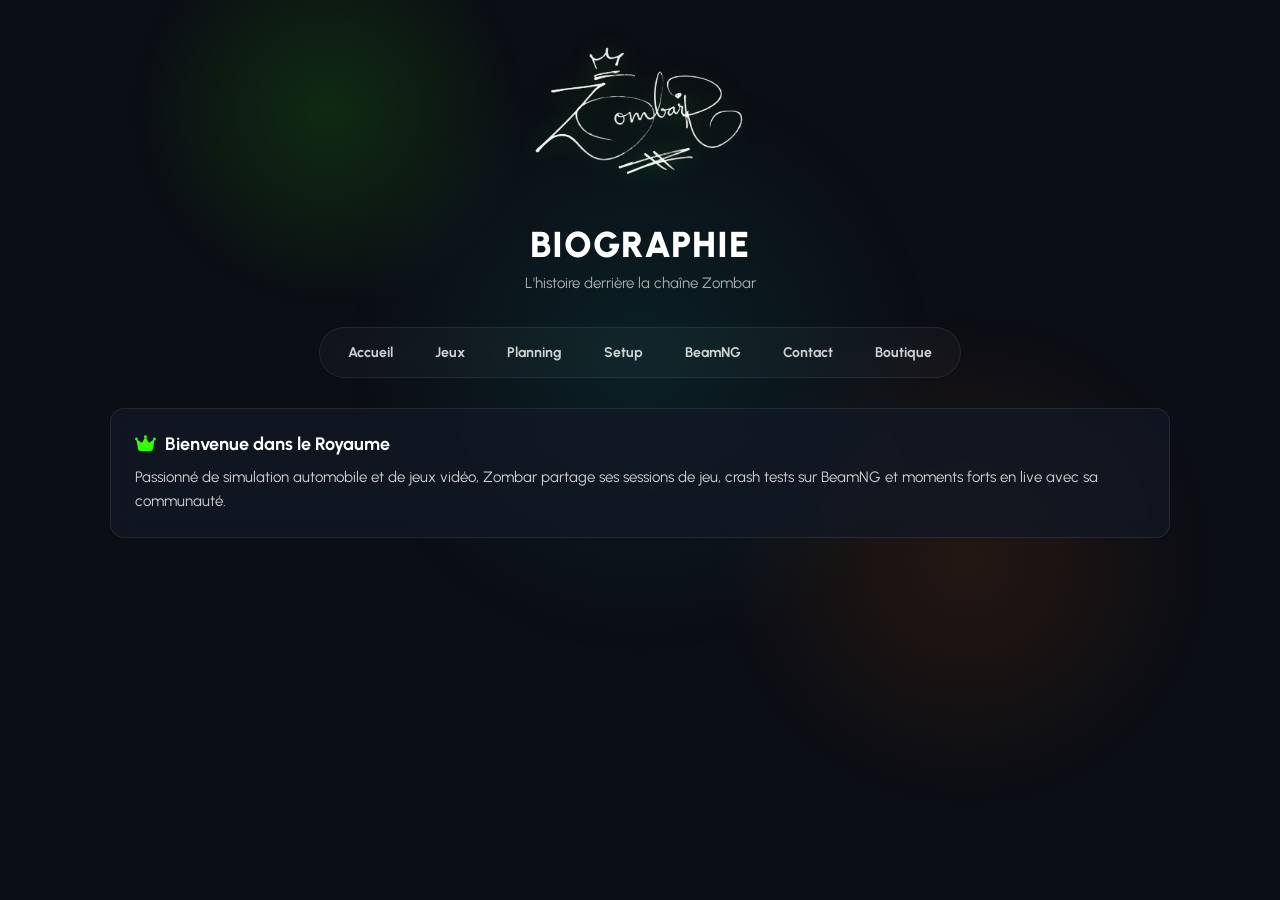
<file: biography.html>
<!DOCTYPE html>
<html lang="fr">
<head>
    <meta charset="UTF-8">
    <meta name="viewport" content="width=device-width, initial-scale=1.0">
    <title>Biographie - ZOMBAR</title>

    <link rel="icon" type="image/jpeg" href="logo.jpg?v=11">
    <link rel="apple-touch-icon" href="logo.jpg?v=11">
    <link rel="shortcut icon" href="logo.jpg?v=11">

    <link rel="preconnect" href="https://fonts.googleapis.com">
    <link rel="preconnect" href="https://fonts.gstatic.com" crossorigin>
    <link href="https://fonts.googleapis.com/css2?family=Permanent+Marker&family=Urbanist:wght@400;500;700&display=swap" rel="stylesheet">
    <link rel="stylesheet" href="https://cdnjs.cloudflare.com/ajax/libs/font-awesome/6.5.1/css/all.min.css">
    <link rel="stylesheet" href="style.css?v=11">
</head>
<body>

    <div class="glow-overlay">
        <div class="glow-green"></div>
        <div class="glow-orange"></div>
        <div class="glow-blue"></div>
    </div>

    <header class="site-header">
        <div class="signature-container">
            <a href="index.html"><img src="signature.png" alt="Signature Zombar" class="signature-img"></a>
        </div>
    </header>

    <main>
        <div class="page-header">
            <h1 class="page-title">Biographie</h1>
            <p class="page-description">L'histoire derrière la chaîne Zombar</p>
        </div>

        <div class="navbar-container">
            <nav>
                <ul class="navbar">
                    <li class="nav-item"><a href="index.html">Accueil</a></li>
                    <li class="nav-item"><a href="jeux.html">Jeux</a></li>
                    <li class="nav-item"><a href="planning.html">Planning</a></li>
                    <li class="nav-item"><a href="setup.html">Setup</a></li>
                    <li class="nav-item"><a href="beamng.html">BeamNG</a></li>
                    <li class="nav-item"><a href="suggestions.html">Contact</a></li>
                    <li class="nav-item"><a href="boutique.html">Boutique</a></li>
                </ul>
            </nav>
        </div>

        <section class="section-container">
            <div class="glass-card">
                <div class="card-title"><i class="fa-solid fa-crown card-icon"></i> Bienvenue dans le Royaume</div>
                <p style="color: rgba(255,255,255,0.8); line-height: 1.6; font-size: 15px; margin-top: 10px;">
                    Passionné de simulation automobile et de jeux vidéo, Zombar partage ses sessions de jeu, crash tests sur BeamNG et moments forts en live avec sa communauté.
                </p>
            </div>
        </section>
    </main>

    <script src="script.js?v=11"></script>
</body>
</html>
</file>
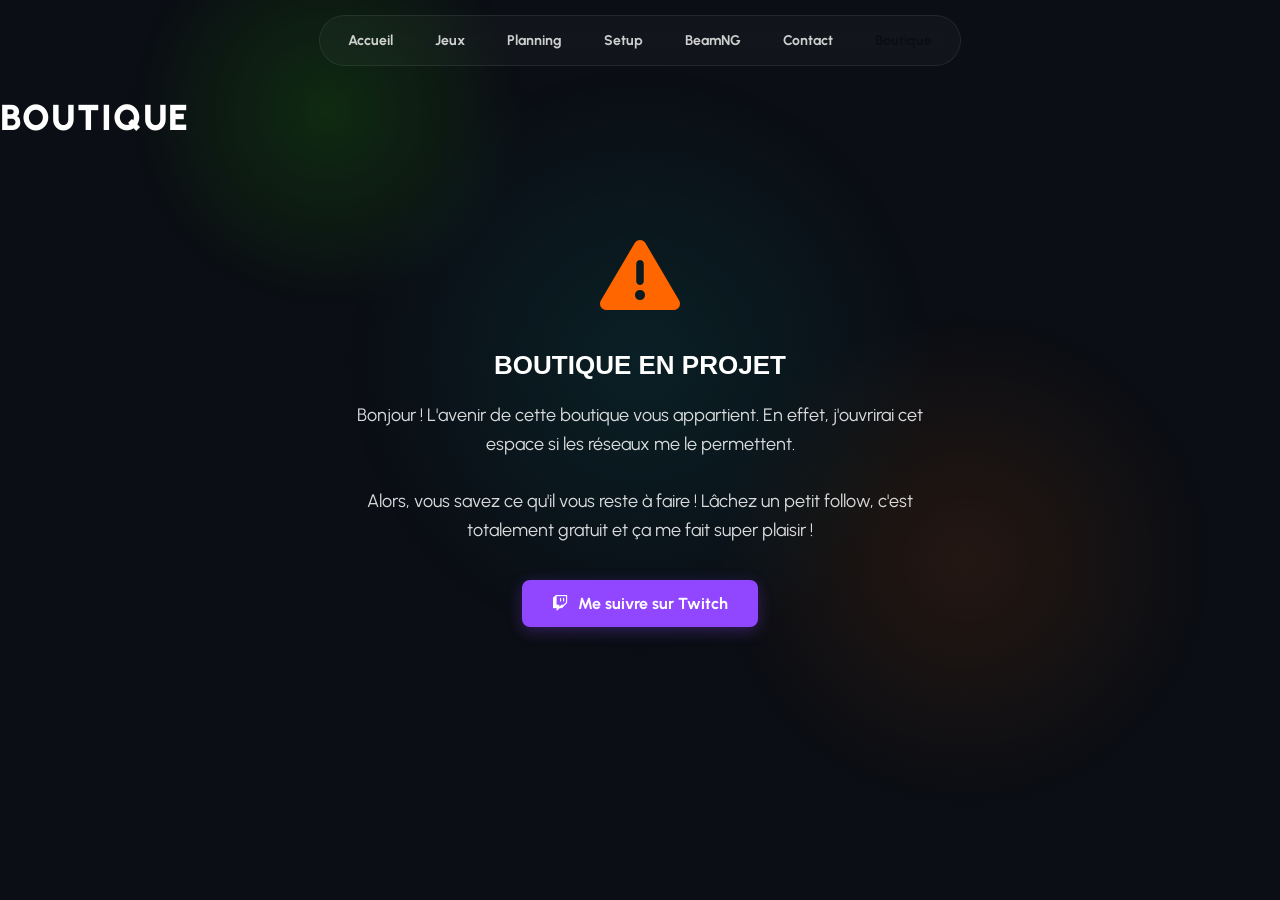
<file: boutique.html>
<!DOCTYPE html>
<html lang="fr">
<head>
    <meta charset="UTF-8">
    <title>Boutique - Zombar</title>
    <link rel="preconnect" href="https://fonts.googleapis.com">
    <link href="https://fonts.googleapis.com/css2?family=Permanent+Marker&family=Urbanist:wght@400;500;700&display=swap" rel="stylesheet">
    <link rel="stylesheet" href="https://cdnjs.cloudflare.com/ajax/libs/font-awesome/6.4.0/css/all.min.css">
    <link rel="stylesheet" href="style.css">
    <style>
        /* Animation pour l'icône de chantier gratuite */
        .construction-icon {
            font-size: 80px;
            color: #ff6600; /* Orange chantier */
            margin-bottom: 25px;
            animation: pulseGlow 2s infinite ease-in-out;
            display: inline-block;
        }

        @keyframes pulseGlow {
            0% { transform: scale(1); filter: drop-shadow(0 0 5px rgba(255, 102, 0, 0.4)); }
            50% { transform: scale(1.05); filter: drop-shadow(0 0 20px rgba(255, 102, 0, 0.8)); }
            100% { transform: scale(1); filter: drop-shadow(0 0 5px rgba(255, 102, 0, 0.4)); }
        }

        /* Style spécial pour le bouton Twitch */
        .btn-twitch {
            background: #9146FF;
            color: #fff;
            display: inline-flex;
            align-items: center;
            gap: 10px;
            padding: 14px 30px;
            border-radius: 8px;
            font-family: 'Urbanist', sans-serif;
            font-weight: 700;
            text-decoration: none;
            transition: all 0.3s ease;
            box-shadow: 0 4px 15px rgba(145, 70, 255, 0.3);
        }
        .btn-twitch:hover {
            background: #772ce8;
            transform: translateY(-2px);
            box-shadow: 0 6px 20px rgba(145, 70, 255, 0.5);
        }
    </style>
</head>
<body>

    <!-- Effets lumineux d'ambiance -->
    <div class="glow-overlay">
        <div class="glow-green"></div>
        <div class="glow-orange"></div>
        <div class="glow-blue"></div>
    </div>

    <!-- Navbar -->
    <div class="navbar-container">
        <nav>
            <ul class="navbar">
                <li class="nav-item"><a href="index.html">Accueil</a></li>
                <li class="nav-item"><a href="jeux.html">Jeux</a></li>
                <li class="nav-item"><a href="planning.html">Planning</a></li>
                <li class="nav-item"><a href="setup.html">Setup</a></li>
                <li class="nav-item"><a href="beamng.html">BeamNG</a></li>
                <li class="nav-item"><a href="suggestions.html">Contact</a></li>
                <li class="nav-item"><a href="boutique.html" style="background: var(--zombar-yellow); color: var(--dark-bg);">Boutique</a></li>
            </ul>
        </nav>
    </div>

    <main>
        <h1 class="page-title">Boutique</h1>

        <div class="page-content" style="max-width: 650px; margin: 40px auto; padding: 50px 40px; text-align: center;">
            
            <!-- Icône de chantier gratuite et compatible -->
            <div class="construction-icon">
                <i class="fas fa-triangle-exclamation"></i>
            </div>

            <h2 style="font-family: 'Permanent Marker', sans-serif; color: #fff; font-size: 26px; margin-bottom: 20px; text-transform: uppercase;">
                Boutique en projet
            </h2>

            <!-- Texte corrigé -->
            <p class="page-text" style="font-size: 18px; line-height: 1.6; color: rgba(255,255,255,0.85); margin-bottom: 35px;">
                Bonjour ! L'avenir de cette boutique vous appartient. En effet, j'ouvrirai cet espace si les réseaux me le permettent. <br><br>
                Alors, vous savez ce qu'il vous reste à faire ! Lâchez un petit follow, c'est totalement gratuit et ça me fait super plaisir !
            </p>

            <!-- Bouton de redirection vers Twitch -->
            <a href="https://twitch.tv/zombarytb" target="_blank" class="btn-twitch">
                <i class="fab fa-twitch"></i> Me suivre sur Twitch
            </a>

        </div>
    </main>

</body>
</html>
</file>
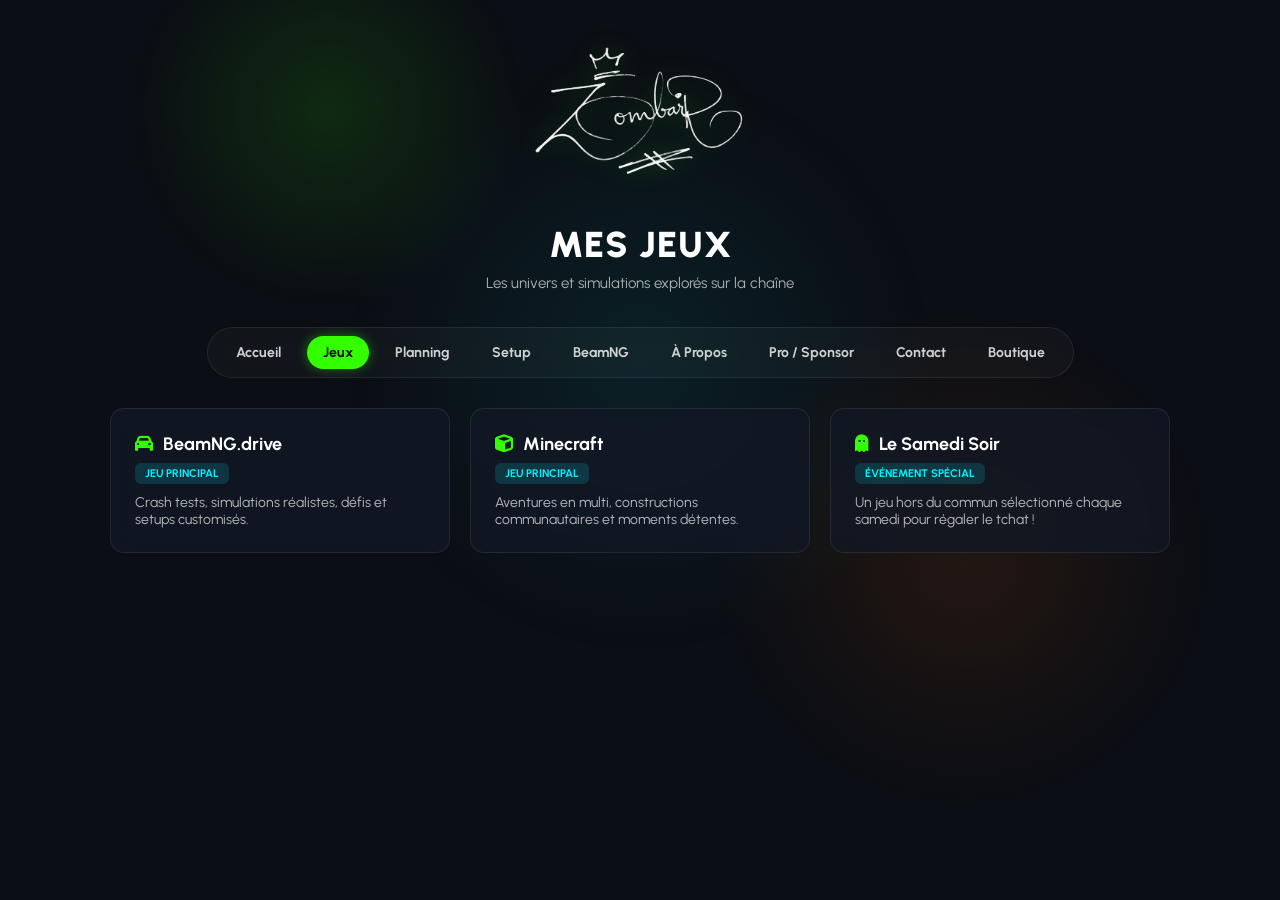
<file: jeux.html>
<!DOCTYPE html>
<html lang="fr">
<head>
    <meta charset="UTF-8">
    <meta name="viewport" content="width=device-width, initial-scale=1.0">
    <title>Jeux - ZOMBAR</title>

    <link rel="icon" type="image/jpeg" href="logo.jpg?v=11">
    <link rel="apple-touch-icon" href="logo.jpg?v=11">
    <link rel="shortcut icon" href="logo.jpg?v=11">

    <link rel="preconnect" href="https://fonts.googleapis.com">
    <link rel="preconnect" href="https://fonts.gstatic.com" crossorigin>
    <link href="https://fonts.googleapis.com/css2?family=Permanent+Marker&family=Urbanist:wght@400;500;700&display=swap" rel="stylesheet">
    <link rel="stylesheet" href="https://cdnjs.cloudflare.com/ajax/libs/font-awesome/6.5.1/css/all.min.css">
    <link rel="stylesheet" href="style.css?v=11">
</head>
<body>

    <div class="glow-overlay">
        <div class="glow-green"></div>
        <div class="glow-orange"></div>
        <div class="glow-blue"></div>
    </div>

    <header class="site-header">
        <div class="signature-container">
            <a href="index.html"><img src="signature.png" alt="Signature Zombar" class="signature-img"></a>
        </div>
    </header>

    <main>
        <div class="page-header">
            <h1 class="page-title">Mes Jeux</h1>
            <p class="page-description">Les univers et simulations explorés sur la chaîne</p>
        </div>

        <div class="navbar-container">
            <nav>
                <ul class="navbar">
                    <li class="nav-item"><a href="index.html">Accueil</a></li>
                    <li class="nav-item"><a href="jeux.html" class="active-nav">Jeux</a></li>
                    <li class="nav-item"><a href="planning.html">Planning</a></li>
                    <li class="nav-item"><a href="setup.html">Setup</a></li>
                    <li class="nav-item"><a href="beamng.html">BeamNG</a></li>
                    <li class="nav-item"><a href="a-propos.html">À Propos</a></li>
                    <li class="nav-item"><a href="mediakit.html">Pro / Sponsor</a></li>
                    <li class="nav-item"><a href="suggestions.html">Contact</a></li>
                    <li class="nav-item"><a href="boutique.html">Boutique</a></li>
                </ul>
            </nav>
        </div>

        <section class="section-container">
            <div class="grid-cards">
                <div class="glass-card">
                    <div class="card-title"><i class="fa-solid fa-car card-icon"></i> BeamNG.drive</div>
                    <span class="tag">Jeu principal</span>
                    <p style="margin-top: 10px; color: rgba(255,255,255,0.7); font-size: 14px;">Crash tests, simulations réalistes, défis et setups customisés.</p>
                </div>

                <div class="glass-card">
                    <div class="card-title"><i class="fa-solid fa-cube card-icon"></i> Minecraft</div>
                    <span class="tag">Jeu principal</span>
                    <p style="margin-top: 10px; color: rgba(255,255,255,0.7); font-size: 14px;">Aventures en multi, constructions communautaires et moments détentes.</p>
                </div>

                <div class="glass-card">
                    <div class="card-title"><i class="fa-solid fa-ghost card-icon"></i> Le Samedi Soir</div>
                    <span class="tag">Événement Spécial</span>
                    <p style="margin-top: 10px; color: rgba(255,255,255,0.7); font-size: 14px;">Un jeu hors du commun sélectionné chaque samedi pour régaler le tchat !</p>
                </div>
            </div>
        </section>
    </main>

    <script src="script.js?v=11"></script>
</body>
</html>
</file>
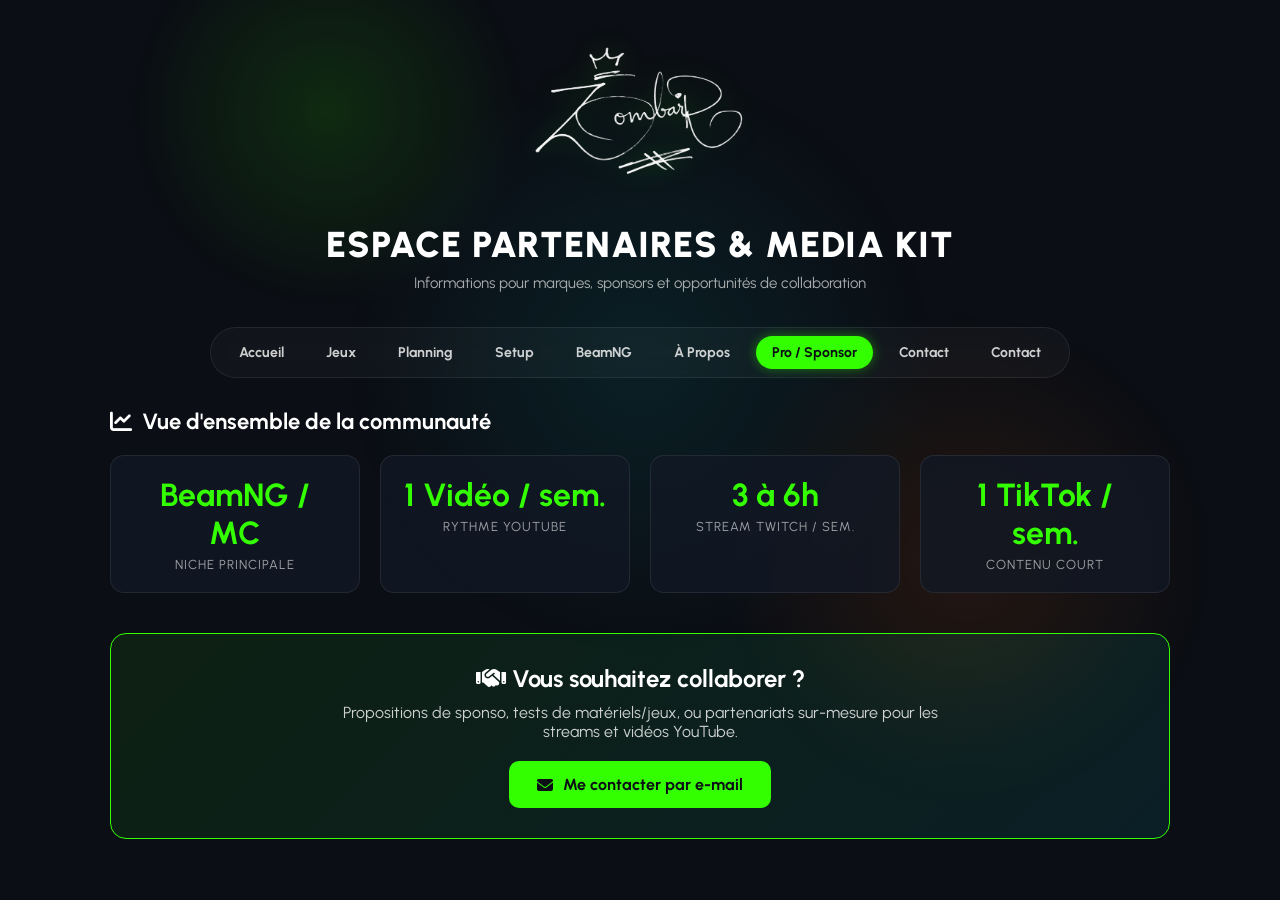
<file: mediakit.html>
<!DOCTYPE html>
<html lang="fr">
<head>
    <meta charset="UTF-8">
    <meta name="viewport" content="width=device-width, initial-scale=1.0">
    <title>Espace Pro & Media Kit - ZOMBAR</title>

    <link rel="icon" type="image/jpeg" href="logo.jpg?v=11">
    <link rel="apple-touch-icon" href="logo.jpg?v=11">
    <link rel="shortcut icon" href="logo.jpg?v=11">

    <link rel="preconnect" href="https://fonts.googleapis.com">
    <link rel="preconnect" href="https://fonts.gstatic.com" crossorigin>
    <link href="https://fonts.googleapis.com/css2?family=Permanent+Marker&family=Urbanist:wght@400;500;700&display=swap" rel="stylesheet">
    <link rel="stylesheet" href="https://cdnjs.cloudflare.com/ajax/libs/font-awesome/6.5.1/css/all.min.css">
    <link rel="stylesheet" href="style.css?v=11">

    <style>
        .stats-grid {
            display: grid;
            grid-template-columns: repeat(auto-fit, minmax(200px, 1fr));
            gap: 20px;
            margin-bottom: 40px;
        }

        .stat-card {
            background: var(--card-bg);
            border: 1px solid rgba(255, 255, 255, 0.08);
            border-radius: 14px;
            padding: 20px;
            text-align: center;
        }

        .stat-number {
            font-size: 32px;
            font-weight: 700;
            color: var(--zombar-green);
            font-family: var(--font-primary);
        }

        .stat-label {
            font-size: 13px;
            color: rgba(255, 255, 255, 0.6);
            margin-top: 5px;
            text-transform: uppercase;
            letter-spacing: 1px;
        }

        .pro-contact-card {
            background: linear-gradient(135deg, rgba(51, 255, 0, 0.08), rgba(0, 242, 254, 0.08));
            border: 1px solid var(--zombar-green);
            border-radius: 16px;
            padding: 30px;
            text-align: center;
        }

        .btn-pro-email {
            display: inline-flex;
            align-items: center;
            gap: 10px;
            background: var(--zombar-green);
            color: var(--dark-bg);
            font-weight: 700;
            padding: 14px 28px;
            border-radius: 10px;
            text-decoration: none;
            margin-top: 20px;
            transition: transform 0.2s, box-shadow 0.2s;
        }

        .btn-pro-email:hover {
            transform: translateY(-2px);
            box-shadow: 0 0 20px rgba(51, 255, 0, 0.4);
        }
    </style>
</head>
<body>

    <div class="glow-overlay">
        <div class="glow-green"></div>
        <div class="glow-orange"></div>
        <div class="glow-blue"></div>
    </div>

    <header class="site-header">
        <div class="signature-container">
            <a href="index.html"><img src="signature.png" alt="Signature Zombar" class="signature-img"></a>
        </div>
    </header>

    <main>
        <div class="page-header">
            <h1 class="page-title">Espace Partenaires & Media Kit</h1>
            <p class="page-description">Informations pour marques, sponsors et opportunités de collaboration</p>
        </div>

        <div class="navbar-container">
            <nav>
                <ul class="navbar">
                    <li class="nav-item"><a href="index.html">Accueil</a></li>
                    <li class="nav-item"><a href="jeux.html">Jeux</a></li>
                    <li class="nav-item"><a href="planning.html">Planning</a></li>
                    <li class="nav-item"><a href="setup.html">Setup</a></li>
                    <li class="nav-item"><a href="beamng.html">BeamNG</a></li>
                    <li class="nav-item"><a href="a-propos.html">À Propos</a></li>
                    <li class="nav-item"><a href="mediakit.html" class="active-nav">Pro / Sponsor</a></li>
                    <li class="nav-item"><a href="suggestions.html">Contact</a></li>
                    <li class="nav-item"><a href="boutique.html">Contact</a></li>
                </ul>
            </nav>
        </div>

        <section class="section-container">
            <h2 class="section-title"><i class="fa-solid fa-chart-line"></i> Vue d'ensemble de la communauté</h2>
            <div class="stats-grid">
                <div class="stat-card">
                    <div class="stat-number">BeamNG / MC</div>
                    <div class="stat-label">Niche Principale</div>
                </div>
                <div class="stat-card">
                    <div class="stat-number">1 Vidéo / sem.</div>
                    <div class="stat-label">Rythme YouTube</div>
                </div>
                <div class="stat-card">
                    <div class="stat-number">3 à 6h</div>
                    <div class="stat-label">Stream Twitch / Sem.</div>
                </div>
                <div class="stat-card">
                    <div class="stat-number">1 TikTok / sem.</div>
                    <div class="stat-label">Contenu Court</div>
                </div>
            </div>

            <div class="pro-contact-card">
                <h2><i class="fa-solid fa-handshake"></i> Vous souhaitez collaborer ?</h2>
                <p style="color: rgba(255,255,255,0.8); margin-top: 10px; max-width: 600px; margin-left: auto; margin-right: auto;">
                    Propositions de sponso, tests de matériels/jeux, ou partenariats sur-mesure pour les streams et vidéos YouTube.
                </p>
                <a href="mailto:contact@zombar.fr" class="btn-pro-email">
                    <i class="fa-solid fa-envelope"></i> Me contacter par e-mail
                </a>
            </div>
        </section>
    </main>

    <script src="script.js?v=11"></script>
</body>
</html>
</file>
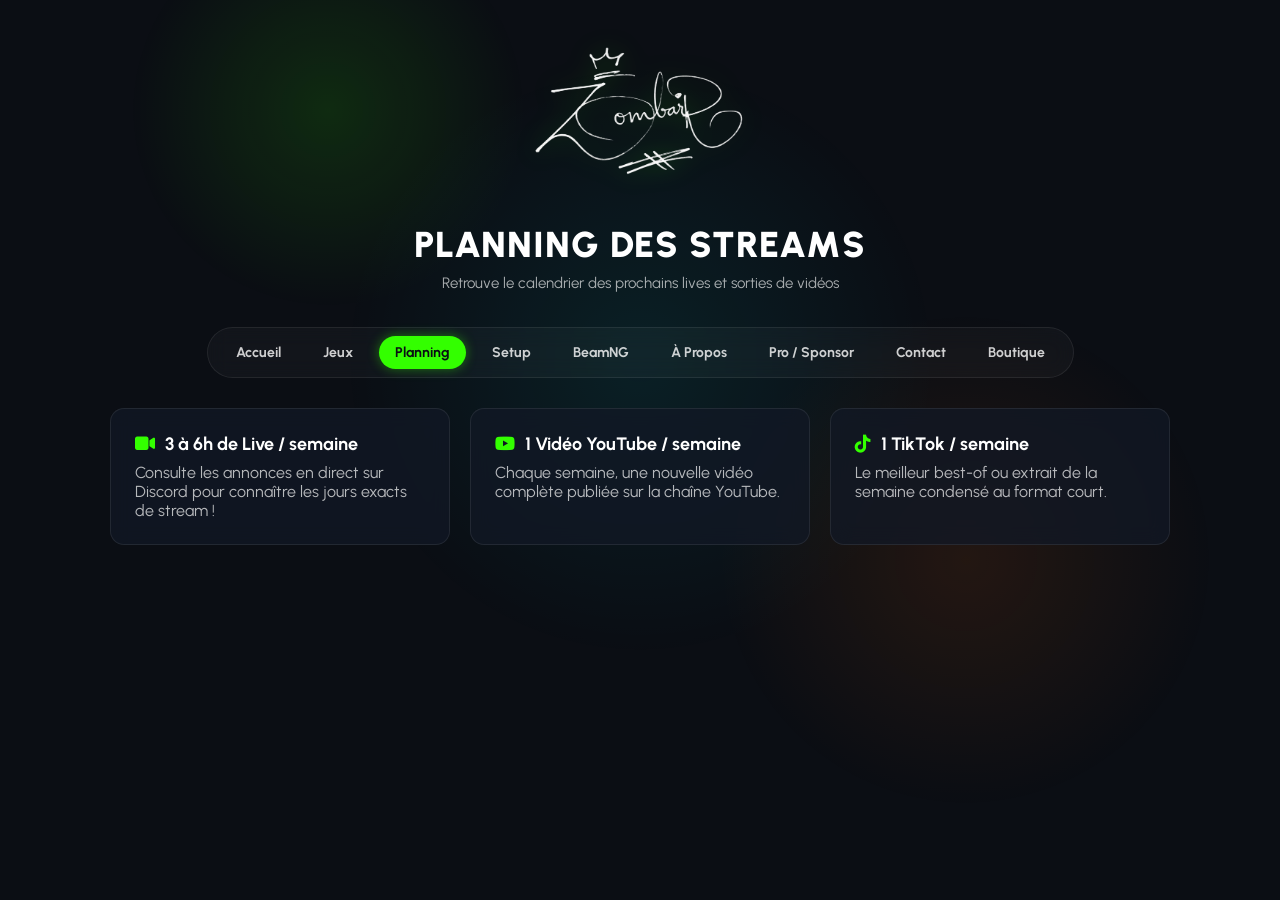
<file: planning.html>
<!DOCTYPE html>
<html lang="fr">
<head>
    <meta charset="UTF-8">
    <meta name="viewport" content="width=device-width, initial-scale=1.0">
    <title>Planning - ZOMBAR</title>

    <link rel="icon" type="image/jpeg" href="logo.jpg?v=11">
    <link rel="apple-touch-icon" href="logo.jpg?v=11">
    <link rel="shortcut icon" href="logo.jpg?v=11">

    <link rel="preconnect" href="https://fonts.googleapis.com">
    <link rel="preconnect" href="https://fonts.gstatic.com" crossorigin>
    <link href="https://fonts.googleapis.com/css2?family=Permanent+Marker&family=Urbanist:wght@400;500;700&display=swap" rel="stylesheet">
    <link rel="stylesheet" href="https://cdnjs.cloudflare.com/ajax/libs/font-awesome/6.5.1/css/all.min.css">
    <link rel="stylesheet" href="style.css?v=11">
</head>
<body>

    <div class="glow-overlay">
        <div class="glow-green"></div>
        <div class="glow-orange"></div>
        <div class="glow-blue"></div>
    </div>

    <header class="site-header">
        <div class="signature-container">
            <a href="index.html"><img src="signature.png" alt="Signature Zombar" class="signature-img"></a>
        </div>
    </header>

    <main>
        <div class="page-header">
            <h1 class="page-title">Planning des Streams</h1>
            <p class="page-description">Retrouve le calendrier des prochains lives et sorties de vidéos</p>
        </div>

        <div class="navbar-container">
            <nav>
                <ul class="navbar">
                    <li class="nav-item"><a href="index.html">Accueil</a></li>
                    <li class="nav-item"><a href="jeux.html">Jeux</a></li>
                    <li class="nav-item"><a href="planning.html" class="active-nav">Planning</a></li>
                    <li class="nav-item"><a href="setup.html">Setup</a></li>
                    <li class="nav-item"><a href="beamng.html">BeamNG</a></li>
                    <li class="nav-item"><a href="a-propos.html">À Propos</a></li>
                    <li class="nav-item"><a href="mediakit.html">Pro / Sponsor</a></li>
                    <li class="nav-item"><a href="suggestions.html">Contact</a></li>
                    <li class="nav-item"><a href="boutique.html">Boutique</a></li>
                </ul>
            </nav>
        </div>

        <section class="section-container">
            <div id="weekly-grid" class="grid-cards">
                <div class="glass-card">
                    <div class="card-title"><i class="fa-solid fa-video card-icon"></i> 3 à 6h de Live / semaine</div>
                    <p style="color: rgba(255,255,255,0.7); margin-top: 8px;">Consulte les annonces en direct sur Discord pour connaître les jours exacts de stream !</p>
                </div>

                <div class="glass-card">
                    <div class="card-title"><i class="fa-brands fa-youtube card-icon"></i> 1 Vidéo YouTube / semaine</div>
                    <p style="color: rgba(255,255,255,0.7); margin-top: 8px;">Chaque semaine, une nouvelle vidéo complète publiée sur la chaîne YouTube.</p>
                </div>

                <div class="glass-card">
                    <div class="card-title"><i class="fa-brands fa-tiktok card-icon"></i> 1 TikTok / semaine</div>
                    <p style="color: rgba(255,255,255,0.7); margin-top: 8px;">Le meilleur best-of ou extrait de la semaine condensé au format court.</p>
                </div>
            </div>
        </section>
    </main>

    <script src="script.js?v=11"></script>
</body>
</html>
</file>
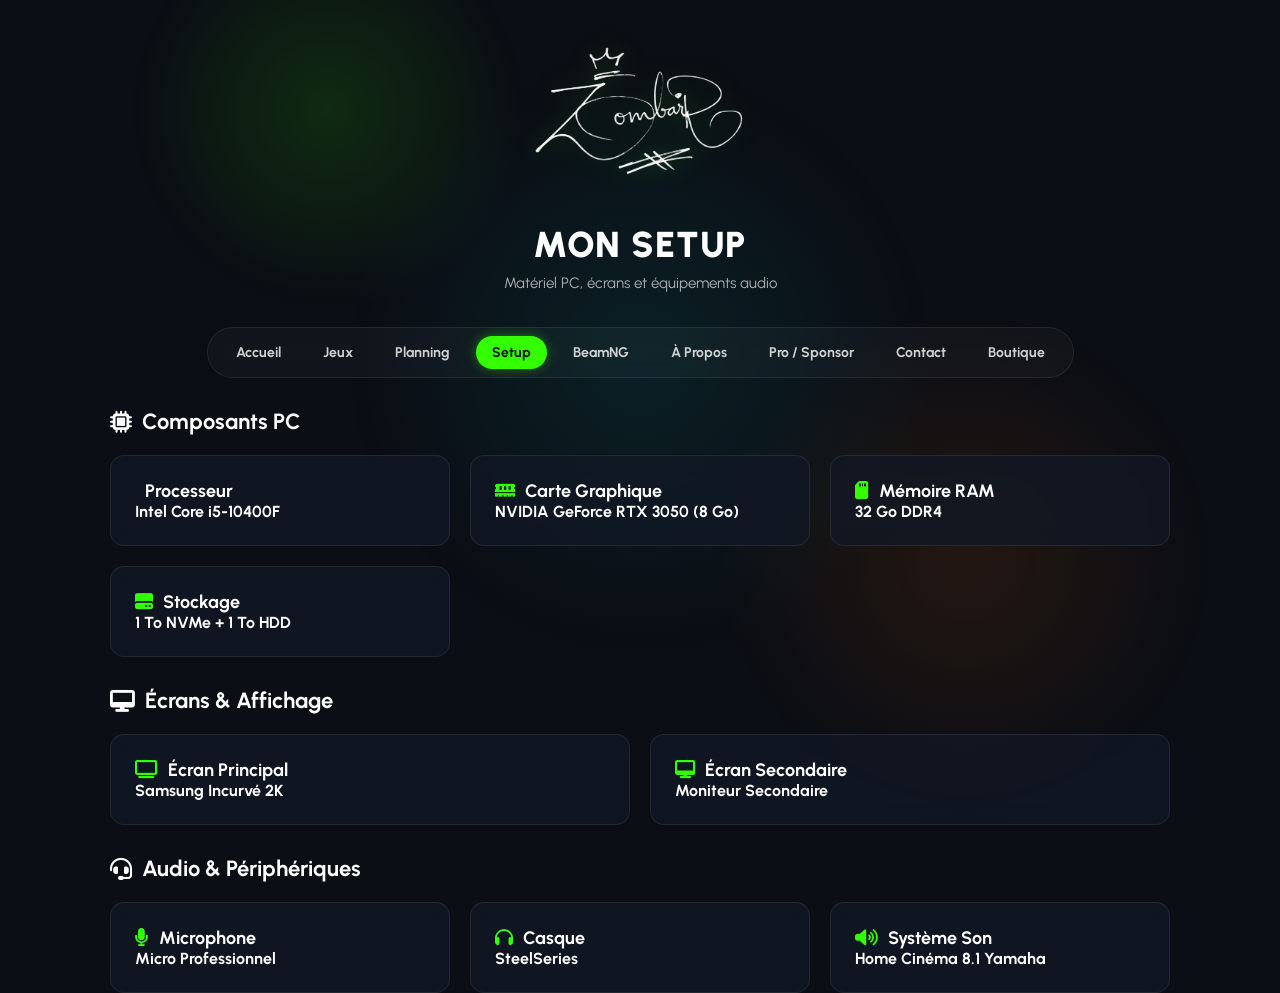
<file: setup.html>
<!DOCTYPE html>
<html lang="fr">
<head>
    <meta charset="UTF-8">
    <meta name="viewport" content="width=device-width, initial-scale=1.0">
    <title>Setup - ZOMBAR</title>

    <link rel="icon" type="image/jpeg" href="logo.jpg?v=11">
    <link rel="apple-touch-icon" href="logo.jpg?v=11">
    <link rel="shortcut icon" href="logo.jpg?v=11">

    <link rel="preconnect" href="https://fonts.googleapis.com">
    <link rel="preconnect" href="https://fonts.gstatic.com" crossorigin>
    <link href="https://fonts.googleapis.com/css2?family=Permanent+Marker&family=Urbanist:wght@400;500;700&display=swap" rel="stylesheet">
    <link rel="stylesheet" href="https://cdnjs.cloudflare.com/ajax/libs/font-awesome/6.5.1/css/all.min.css">
    <link rel="stylesheet" href="style.css?v=11">
</head>
<body>

    <div class="glow-overlay">
        <div class="glow-green"></div>
        <div class="glow-orange"></div>
        <div class="glow-blue"></div>
    </div>

    <header class="site-header">
        <div class="signature-container">
            <a href="index.html"><img src="signature.png" alt="Signature Zombar" class="signature-img"></a>
        </div>
    </header>

    <main>
        <div class="page-header">
            <h1 class="page-title">Mon Setup</h1>
            <p class="page-description">Matériel PC, écrans et équipements audio</p>
        </div>

        <div class="navbar-container">
            <nav>
                <ul class="navbar">
                    <li class="nav-item"><a href="index.html">Accueil</a></li>
                    <li class="nav-item"><a href="jeux.html">Jeux</a></li>
                    <li class="nav-item"><a href="planning.html">Planning</a></li>
                    <li class="nav-item"><a href="setup.html" class="active-nav">Setup</a></li>
                    <li class="nav-item"><a href="beamng.html">BeamNG</a></li>
                    <li class="nav-item"><a href="a-propos.html">À Propos</a></li>
                    <li class="nav-item"><a href="mediakit.html">Pro / Sponsor</a></li>
                    <li class="nav-item"><a href="suggestions.html">Contact</a></li>
                    <li class="nav-item"><a href="boutique.html">Boutique</a></li>
                </ul>
            </nav>
        </div>

        <section class="section-container">
            <h2 class="section-title"><i class="fa-solid fa-microchip"></i> Composants PC</h2>
            <div class="grid-cards" style="margin-bottom: 30px;">
                <div class="glass-card">
                    <div class="card-title"><i class="fa-solid fa-processor card-icon"></i> Processeur</div>
                    <p style="color: #fff; font-weight: 700;">Intel Core i5-10400F</p>
                </div>
                <div class="glass-card">
                    <div class="card-title"><i class="fa-solid fa-memory card-icon"></i> Carte Graphique</div>
                    <p style="color: #fff; font-weight: 700;">NVIDIA GeForce RTX 3050 (8 Go)</p>
                </div>
                <div class="glass-card">
                    <div class="card-title"><i class="fa-solid fa-sd-card card-icon"></i> Mémoire RAM</div>
                    <p style="color: #fff; font-weight: 700;">32 Go DDR4</p>
                </div>
                <div class="glass-card">
                    <div class="card-title"><i class="fa-solid fa-hard-drive card-icon"></i> Stockage</div>
                    <p style="color: #fff; font-weight: 700;">1 To NVMe + 1 To HDD</p>
                </div>
            </div>

            <h2 class="section-title"><i class="fa-solid fa-desktop"></i> Écrans & Affichage</h2>
            <div class="grid-cards" style="margin-bottom: 30px;">
                <div class="glass-card">
                    <div class="card-title"><i class="fa-solid fa-tv card-icon"></i> Écran Principal</div>
                    <p style="color: #fff; font-weight: 700;">Samsung Incurvé 2K</p>
                </div>
                <div class="glass-card">
                    <div class="card-title"><i class="fa-solid fa-desktop card-icon"></i> Écran Secondaire</div>
                    <p style="color: #fff; font-weight: 700;">Moniteur Secondaire</p>
                </div>
            </div>

            <h2 class="section-title"><i class="fa-solid fa-headset"></i> Audio & Périphériques</h2>
            <div class="grid-cards">
                <div class="glass-card">
                    <div class="card-title"><i class="fa-solid fa-microphone card-icon"></i> Microphone</div>
                    <p style="color: #fff; font-weight: 700;">Micro Professionnel</p>
                </div>
                <div class="glass-card">
                    <div class="card-title"><i class="fa-solid fa-headphones card-icon"></i> Casque</div>
                    <p style="color: #fff; font-weight: 700;">SteelSeries</p>
                </div>
                <div class="glass-card">
                    <div class="card-title"><i class="fa-solid fa-volume-high card-icon"></i> Système Son</div>
                    <p style="color: #fff; font-weight: 700;">Home Cinéma 8.1 Yamaha</p>
                </div>
            </div>
        </section>
    </main>

    <script src="script.js?v=11"></script>
</body>
</html>
</file>
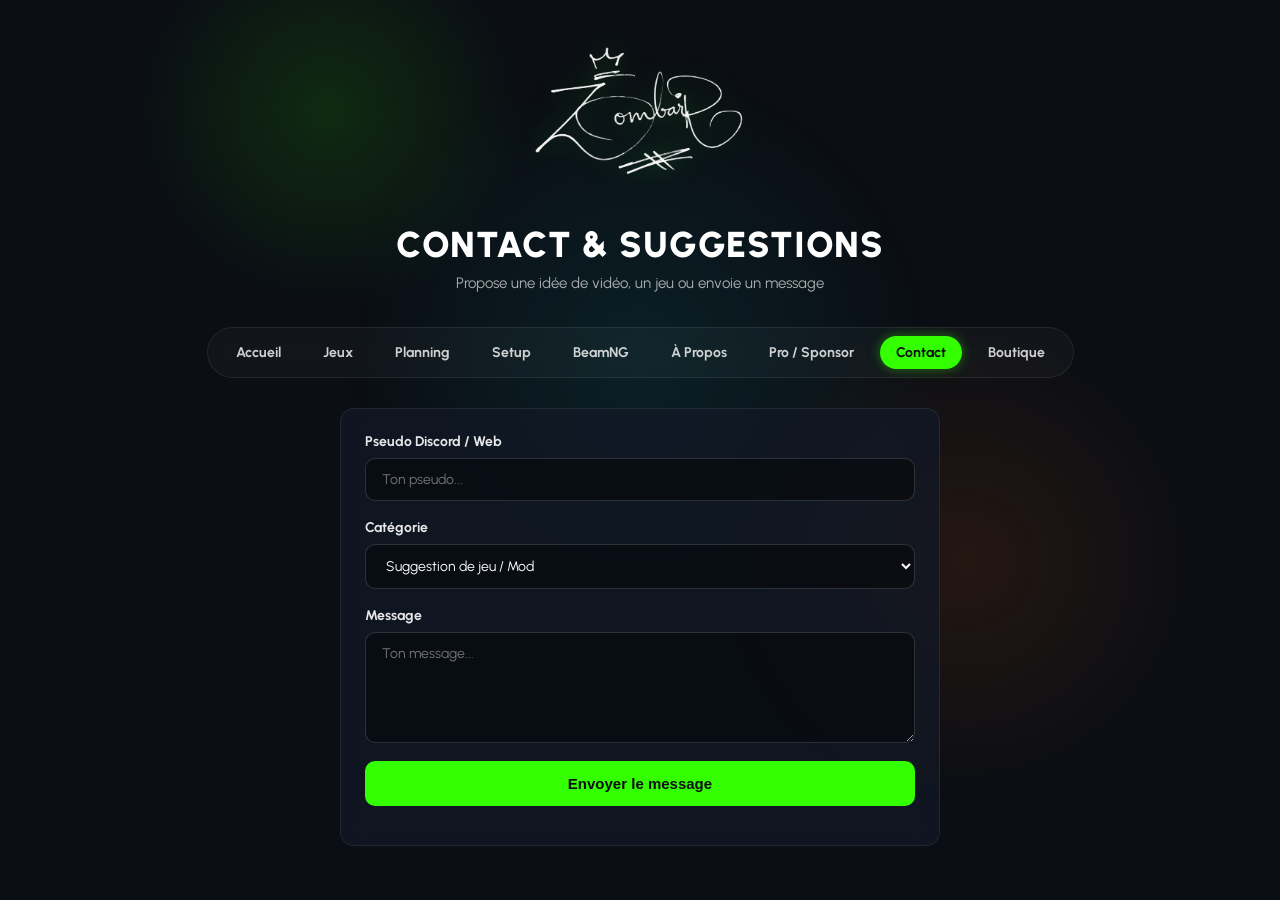
<file: suggestions.html>
<!DOCTYPE html>
<html lang="fr">
<head>
    <meta charset="UTF-8">
    <meta name="viewport" content="width=device-width, initial-scale=1.0">
    <title>Contact & Suggestions - ZOMBAR</title>

    <link rel="icon" type="image/jpeg" href="logo.jpg?v=11">
    <link rel="apple-touch-icon" href="logo.jpg?v=11">
    <link rel="shortcut icon" href="logo.jpg?v=11">

    <link rel="preconnect" href="https://fonts.googleapis.com">
    <link rel="preconnect" href="https://fonts.gstatic.com" crossorigin>
    <link href="https://fonts.googleapis.com/css2?family=Permanent+Marker&family=Urbanist:wght@400;500;700&display=swap" rel="stylesheet">
    <link rel="stylesheet" href="https://cdnjs.cloudflare.com/ajax/libs/font-awesome/6.5.1/css/all.min.css">
    <link rel="stylesheet" href="style.css?v=11">
</head>
<body>

    <div class="glow-overlay">
        <div class="glow-green"></div>
        <div class="glow-orange"></div>
        <div class="glow-blue"></div>
    </div>

    <header class="site-header">
        <div class="signature-container">
            <a href="index.html"><img src="signature.png" alt="Signature Zombar" class="signature-img"></a>
        </div>
    </header>

    <main>
        <div class="page-header">
            <h1 class="page-title">Contact & Suggestions</h1>
            <p class="page-description">Propose une idée de vidéo, un jeu ou envoie un message</p>
        </div>

        <div class="navbar-container">
            <nav>
                <ul class="navbar">
                    <li class="nav-item"><a href="index.html">Accueil</a></li>
                    <li class="nav-item"><a href="jeux.html">Jeux</a></li>
                    <li class="nav-item"><a href="planning.html">Planning</a></li>
                    <li class="nav-item"><a href="setup.html">Setup</a></li>
                    <li class="nav-item"><a href="beamng.html">BeamNG</a></li>
                    <li class="nav-item"><a href="a-propos.html">À Propos</a></li>
                    <li class="nav-item"><a href="mediakit.html">Pro / Sponsor</a></li>
                    <li class="nav-item"><a href="suggestions.html" class="active-nav">Contact</a></li>
                    <li class="nav-item"><a href="boutique.html">Boutique</a></li>
                </ul>
            </nav>
        </div>

        <section class="section-container">
            <div class="glass-card" style="max-width: 600px; margin: 0 auto;">
                <form id="suggestion-form" class="contact-form">
                    <div class="form-group">
                        <label for="user-pseudo">Pseudo Discord / Web</label>
                        <input type="text" id="user-pseudo" class="form-input" placeholder="Ton pseudo..." required>
                    </div>

                    <div class="form-group">
                        <label for="suggestion-type">Catégorie</label>
                        <select id="suggestion-type" class="form-select">
                            <option value="Suggestion Jeu">Suggestion de jeu / Mod</option>
                            <option value="Idée Vidéo">Idée de vidéo YouTube</option>
                            <option value="Message">Message général / Pro</option>
                        </select>
                    </div>

                    <div class="form-group">
                        <label for="user-message">Message</label>
                        <textarea id="user-message" class="form-textarea" rows="5" placeholder="Ton message..." required></textarea>
                    </div>

                    <button type="submit" class="btn-submit">Envoyer le message</button>
                </form>

                <div id="form-feedback" style="margin-top: 15px;"></div>
            </div>
        </section>
    </main>

    <script src="script.js?v=11"></script>
</body>
</html>
</file>
<file: style.css>
:root {
    --dark-bg: #0b0e14;
    --card-bg: rgba(18, 24, 38, 0.75);
    --zombar-green: #33ff00;
    --zombar-orange: #ff6600;
    --steam-blue: #00f2fe;
    --font-primary: 'Urbanist', sans-serif;
    --font-accent: 'Permanent Marker', cursive;
}

* {
    box-sizing: border-box;
    margin: 0;
    padding: 0;
}

body {
    background-color: var(--dark-bg);
    color: #ffffff;
    font-family: var(--font-primary);
    min-height: 100vh;
    overflow-x: hidden;
    position: relative;
}

/* Background Glow */
.glow-overlay {
    position: fixed;
    top: 0;
    left: 0;
    width: 100vw;
    height: 100vh;
    pointer-events: none;
    z-index: -1;
    overflow: hidden;
}

.glow-green {
    position: absolute;
    top: -10%;
    left: 10%;
    width: 400px;
    height: 400px;
    background: radial-gradient(circle, rgba(51, 255, 0, 0.12) 0%, rgba(0,0,0,0) 70%);
}

.glow-orange {
    position: absolute;
    bottom: 10%;
    right: 5%;
    width: 500px;
    height: 500px;
    background: radial-gradient(circle, rgba(255, 106, 0, 0.1) 0%, rgba(0,0,0,0) 70%);
}

.glow-blue {
    position: absolute;
    top: 40%;
    left: 50%;
    transform: translate(-50%, -50%);
    width: 600px;
    height: 600px;
    background: radial-gradient(circle, rgba(0, 242, 254, 0.08) 0%, rgba(0,0,0,0) 70%);
}

/* Header & Logo */
.site-header {
    display: flex;
    justify-content: center;
    padding: 25px 20px 10px;
}

.signature-img {
    max-width: 220px;
    height: auto;
    filter: drop-shadow(0 0 12px rgba(51, 255, 0, 0.3));
    transition: transform 0.3s ease;
}

.signature-img:hover {
    transform: scale(1.04);
}

.hero-banner, .page-header {
    text-align: center;
    padding: 20px;
}

.page-title {
    font-size: 36px;
    font-weight: 900;
    color: #fff;
    text-transform: uppercase;
    letter-spacing: 1px;
}

.page-description {
    font-size: 15px;
    color: rgba(255, 255, 255, 0.65);
    margin-top: 8px;
}

/* Navigation */
.navbar-container {
    display: flex;
    justify-content: center;
    padding: 15px 20px 30px;
}

.navbar {
    display: flex;
    gap: 10px;
    list-style: none;
    flex-wrap: wrap;
    justify-content: center;
    background: rgba(255, 255, 255, 0.03);
    padding: 8px 12px;
    border-radius: 30px;
    border: 1px solid rgba(255, 255, 255, 0.08);
    backdrop-filter: blur(10px);
}

.nav-item a {
    color: rgba(255, 255, 255, 0.8);
    text-decoration: none;
    padding: 8px 16px;
    border-radius: 20px;
    font-size: 14px;
    font-weight: 700;
    transition: all 0.25s ease;
    display: inline-block;
}

.nav-item a:hover, .nav-item a.active-nav {
    color: var(--dark-bg);
    background: var(--zombar-green);
    box-shadow: 0 0 12px rgba(51, 255, 0, 0.4);
}

/* Containers */
.section-container {
    max-width: 1100px;
    margin: 0 auto;
    padding: 0 20px;
}

.section-title {
    font-size: 22px;
    color: #fff;
    margin-bottom: 20px;
    display: flex;
    align-items: center;
    gap: 10px;
}

/* Goal Box */
.goal-box {
    background: var(--card-bg);
    border: 1px solid rgba(255, 255, 255, 0.1);
    border-radius: 14px;
    padding: 22px;
    margin-bottom: 35px;
}

.goal-header {
    display: flex;
    justify-content: space-between;
    align-items: center;
    margin-bottom: 12px;
    font-weight: 700;
    flex-wrap: wrap;
    gap: 10px;
}

.goal-title {
    color: #fff;
    font-size: 15px;
    display: flex;
    align-items: center;
    gap: 8px;
}

.goal-count {
    color: var(--zombar-green);
    font-size: 15px;
}

.goal-bar-bg {
    width: 100%;
    height: 16px;
    background: rgba(255, 255, 255, 0.08);
    border-radius: 10px;
    overflow: hidden;
}

.goal-bar-fill {
    height: 100%;
    width: 65%;
    background: linear-gradient(90deg, #00f2fe, var(--zombar-green));
    border-radius: 10px;
}

/* Grid & Cards general */
.grid-cards {
    display: grid;
    grid-template-columns: repeat(auto-fit, minmax(280px, 1fr));
    gap: 20px;
}

.glass-card {
    background: var(--card-bg);
    border: 1px solid rgba(255, 255, 255, 0.08);
    border-radius: 14px;
    padding: 24px;
    backdrop-filter: blur(10px);
}

.card-title {
    font-size: 18px;
    font-weight: 700;
    color: #fff;
    display: flex;
    align-items: center;
    gap: 10px;
}

.card-icon {
    color: var(--zombar-green);
}

.tag {
    display: inline-block;
    padding: 4px 10px;
    border-radius: 6px;
    font-size: 11px;
    font-weight: 700;
    text-transform: uppercase;
    background: rgba(0, 242, 254, 0.15);
    color: var(--steam-blue);
    margin-top: 8px;
}

/* Live Badge */
.live-badge {
    display: inline-flex;
    align-items: center;
    gap: 8px;
    background: rgba(255, 0, 85, 0.15);
    border: 1px solid #ff0055;
    color: #ff0055;
    padding: 6px 16px;
    border-radius: 20px;
    font-size: 13px;
    font-weight: 700;
    margin-bottom: 15px;
    text-transform: uppercase;
}

.live-dot {
    width: 8px;
    height: 8px;
    background-color: #ff0055;
    border-radius: 50%;
}

/* YouTube Feed */
.yt-feed-grid {
    display: grid;
    grid-template-columns: repeat(auto-fit, minmax(280px, 1fr));
    gap: 20px;
}

.yt-card {
    background: var(--card-bg);
    border: 1px solid rgba(255, 255, 255, 0.08);
    border-radius: 14px;
    overflow: hidden;
    display: flex;
    flex-direction: column;
    justify-content: space-between;
    transition: transform 0.25s ease;
}

.yt-card:hover {
    transform: translateY(-4px);
}

.yt-card img {
    width: 100%;
    aspect-ratio: 16/9;
    object-fit: cover;
}

.yt-card-body {
    padding: 16px;
    display: flex;
    flex-direction: column;
    gap: 12px;
}

.yt-card-title {
    font-size: 15px;
    font-weight: 700;
    color: #fff;
}

.yt-card-link {
    color: var(--zombar-green);
    font-size: 13px;
    font-weight: 700;
    text-decoration: none;
    display: inline-flex;
    align-items: center;
    gap: 6px;
}

/* Mur de Clips */
.clips-filter-container {
    display: flex;
    justify-content: center;
    gap: 10px;
    flex-wrap: wrap;
    margin-bottom: 25px;
}

.clip-filter-btn {
    background: rgba(255, 255, 255, 0.05);
    border: 1px solid rgba(255, 255, 255, 0.15);
    color: #fff;
    padding: 8px 18px;
    border-radius: 20px;
    font-size: 13px;
    font-weight: 700;
    cursor: pointer;
    transition: all 0.25s ease;
}

.clip-filter-btn:hover, .clip-filter-btn.active {
    background: var(--zombar-green);
    color: var(--dark-bg);
    border-color: var(--zombar-green);
    box-shadow: 0 0 12px rgba(51, 255, 0, 0.3);
}

.clips-grid {
    display: grid;
    grid-template-columns: repeat(auto-fit, minmax(280px, 1fr));
    gap: 20px;
}

.clip-card {
    background: var(--card-bg);
    border: 1px solid rgba(255, 255, 255, 0.08);
    border-radius: 14px;
    overflow: hidden;
    display: flex;
    flex-direction: column;
    transition: transform 0.25s ease;
}

.clip-card:hover {
    transform: translateY(-4px);
}

.clip-media-wrapper {
    position: relative;
    width: 100%;
    padding-top: 56.25%;
    background: #000;
}

.clip-media-wrapper iframe {
    position: absolute;
    top: 0;
    left: 0;
    width: 100%;
    height: 100%;
    border: 0;
}

.clip-info {
    padding: 15px;
    display: flex;
    flex-direction: column;
    gap: 8px;
}

.clip-tag {
    display: inline-block;
    align-self: flex-start;
    padding: 3px 10px;
    border-radius: 6px;
    font-size: 11px;
    font-weight: 700;
    text-transform: uppercase;
    background: rgba(0, 242, 254, 0.15);
    color: var(--steam-blue);
    border: 1px solid var(--steam-blue);
}

.clip-title {
    font-size: 15px;
    font-weight: 700;
    color: #fff;
}

/* Universe Grid */
.universe-grid {
    display: grid;
    grid-template-columns: repeat(auto-fit, minmax(280px, 1fr));
    gap: 20px;
}

.universe-card {
    background: var(--card-bg);
    border: 1px solid rgba(255, 255, 255, 0.08);
    border-radius: 14px;
    padding: 24px;
}

.universe-icon {
    font-size: 28px;
    color: var(--zombar-green);
    margin-bottom: 12px;
}

.universe-title {
    font-size: 18px;
    font-weight: 700;
    color: #fff;
    margin-bottom: 8px;
}

.universe-desc {
    font-size: 14px;
    color: rgba(255, 255, 255, 0.7);
    line-height: 1.5;
}

/* Réseaux sociaux */
.social-links-grid {
    display: grid;
    grid-template-columns: repeat(auto-fit, minmax(200px, 1fr));
    gap: 15px;
}

.social-btn {
    display: flex;
    align-items: center;
    justify-content: center;
    gap: 10px;
    padding: 14px;
    border-radius: 12px;
    font-weight: 700;
    color: #fff;
    text-decoration: none;
    transition: transform 0.2s;
    font-size: 15px;
}

.social-btn:hover { transform: translateY(-2px); }
.social-twitch { background: #9146FF; }
.social-youtube { background: #FF0000; }
.social-tiktok { background: #000000; border: 1px solid rgba(255,255,255,0.2); }
.social-discord { background: #5865F2; }

/* Contact Form */
.contact-form {
    display: flex;
    flex-direction: column;
    gap: 18px;
}

.form-group {
    display: flex;
    flex-direction: column;
    gap: 8px;
}

.form-group label {
    font-size: 14px;
    font-weight: 700;
    color: rgba(255, 255, 255, 0.9);
}

.form-input, .form-select, .form-textarea {
    width: 100%;
    padding: 12px 16px;
    background: rgba(0, 0, 0, 0.4);
    border: 1px solid rgba(255, 255, 255, 0.15);
    border-radius: 10px;
    color: #fff;
    font-family: var(--font-primary);
    font-size: 14px;
}

.form-input:focus, .form-select:focus, .form-textarea:focus {
    outline: none;
    border-color: var(--zombar-green);
}

.btn-submit {
    background: var(--zombar-green);
    color: var(--dark-bg);
    border: none;
    padding: 14px;
    border-radius: 10px;
    font-weight: 700;
    font-size: 15px;
    cursor: pointer;
    transition: transform 0.2s;
}

.btn-submit:hover { transform: translateY(-2px); }
</file>
